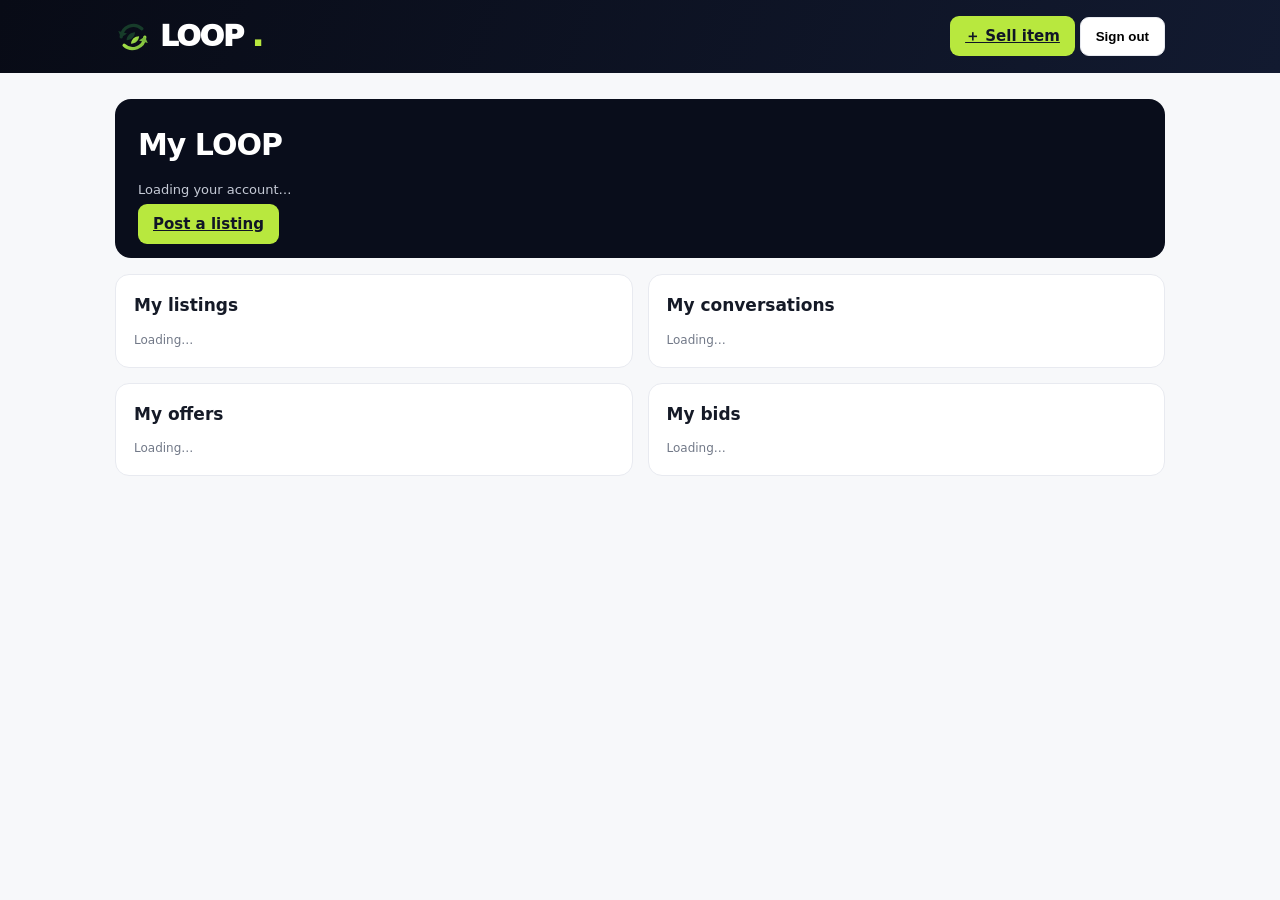
<file: account.html>
<!doctype html><html lang="en"><head><meta charset="utf-8"><meta name="viewport" content="width=device-width,initial-scale=1"><meta name="theme-color" content="#090d1b"><title>My account — LOOP</title><style>
:root{--navy:#090d1b;--lime:#b8e83e;--ink:#151a27;--muted:#727988;--line:#e8eaf0}*{box-sizing:border-box}body{margin:0;background:#f7f8fa;color:var(--ink);font:15px/1.5 Inter,system-ui,Arial,sans-serif}.wrap{width:min(1050px,calc(100% - 28px));margin:auto}.header{background:linear-gradient(110deg,#080b16,#121a30);padding:17px 0;color:white}.row{display:flex;align-items:center;justify-content:space-between;gap:12px}.brand{font-size:28px;font-weight:950;letter-spacing:-1.5px;color:white;text-decoration:none}.brand span{color:var(--lime)}.btn{border:0;border-radius:9px;padding:11px 15px;font-weight:850;cursor:pointer}.lime{background:var(--lime);color:#101526}.outline{background:#fff;border:1px solid var(--line)}main{padding:26px 0}.hero{background:var(--navy);color:white;padding:23px;border-radius:16px}.hero h1{margin:0;font-size:30px;letter-spacing:-1px}.hero p{color:#c5cad6;font-size:13px}.grid{display:grid;grid-template-columns:1fr 1fr;gap:15px;margin-top:16px}.panel{background:white;border:1px solid var(--line);border-radius:14px;padding:18px;min-width:0}.panel h2{font-size:17px;margin:0 0 12px}.muted{font-size:12px;color:var(--muted)}.item{display:flex;gap:11px;padding:12px 0;border-top:1px solid var(--line);align-items:center}.item img{width:62px;height:62px;object-fit:cover;border-radius:9px;background:#eee}.item div{flex:1;min-width:0}.item strong{display:block;font-size:13px}.item a{font-size:12px;color:#245d9b;text-decoration:none}.notice{padding:13px;border-radius:10px;background:#eff8dc;font-size:12px;margin-top:14px}.toast{position:fixed;bottom:20px;left:50%;transform:translate(-50%,140px);background:var(--navy);color:#fff;padding:12px 16px;border-radius:10px;transition:.2s}.toast.show{transform:translate(-50%,0)}@media(max-width:680px){.grid{grid-template-columns:1fr}.hero h1{font-size:25px}}
.brand{display:inline-flex;align-items:center;gap:9px}.brand .loopmark{display:inline-grid;place-items:center;flex:0 0 34px;width:34px;height:34px;border-radius:50%;background:#d7ff3f;color:#18231a!important;font-size:25px;line-height:1;letter-spacing:0}.brand>span:last-child{color:var(--lime)!important}</style><link rel="stylesheet" href="assets/loop-brand.css"><link rel="icon" type="image/svg+xml" href="assets/loop-mark.svg"></head><body><header class="header"><div class="wrap row"><a class="brand" href="index.html"><span class="loopmark" aria-hidden="true">↻</span>loop<span>.</span></a><div><a class="btn lime" href="seller.html">＋ Sell item</a> <button class="btn outline" id="signOut">Sign out</button></div></div></header><main class="wrap"><section class="hero"><h1>My LOOP</h1><p id="welcome">Loading your account…</p><div><a class="btn lime" href="seller.html">Post a listing</a></div></section><div id="notice" class="notice" hidden></div><div class="grid"><section class="panel"><h2>My listings</h2><div id="myListings" class="muted">Loading…</div></section><section class="panel"><h2>My conversations</h2><div id="myConversations" class="muted">Loading…</div></section><section class="panel"><h2>My offers</h2><div id="myOffers" class="muted">Loading…</div></section><section class="panel"><h2>My bids</h2><div id="myBids" class="muted">Loading…</div></section></div></main><div id="toast" class="toast"></div><script src="assets/config.js"></script><script type="module">
import {createClient} from 'https://esm.sh/@supabase/supabase-js@2';
const cfg=window.BECHDE_CONFIG,ready=window.BECHDE_BACKEND_ENABLED,db=ready?createClient(cfg.supabaseUrl,cfg.supabaseAnonKey,{auth:{persistSession:true,autoRefreshToken:true,detectSessionInUrl:true,storage:window.localStorage}}):null;
const $=id=>document.getElementById(id),esc=s=>String(s??'').replace(/[&<>"']/g,c=>({'&':'&amp;','<':'&lt;','>':'&gt;','"':'&quot;',"'":'&#39;'}[c])),money=n=>'₹'+(Number(n||0)/100).toLocaleString('en-IN',{maximumFractionDigits:2});
function show(id,html){$(id).innerHTML=html}
function empty(id,msg){show(id,'<p class="muted">'+esc(msg)+'</p>')}
async function run(){if(!ready){$('notice').hidden=false;$('notice').textContent='Supabase is not configured. Set assets/config.js and run the SQL migrations before using accounts.';empty('myListings','Backend not connected.');empty('myConversations','Backend not connected.');empty('myOffers','Backend not connected.');empty('myBids','Backend not connected.');return}
const {data:{user},error}=await db.auth.getUser();if(error||!user){location.href='auth.html';return}
$('welcome').textContent='Welcome to your LOOP workspace. Manage listings, conversations and offers in one place.';
const [lr,cr,or,br]=await Promise.all([
db.from('listings').select('id,title,price_paise,status,photo_urls,created_at').eq('seller_id',user.id).order('created_at',{ascending:false}).limit(30),
db.from('conversations').select('id,listing_id,buyer_id,seller_id,last_message_at').or('buyer_id.eq.'+user.id+',seller_id.eq.'+user.id).order('last_message_at',{ascending:false}).limit(30),
db.from('price_offers').select('id,listing_id,amount_paise,status,created_at').eq('buyer_id',user.id).order('created_at',{ascending:false}).limit(30),
db.from('bids').select('id,listing_id,amount_paise,created_at').eq('bidder_id',user.id).order('created_at',{ascending:false}).limit(30)
]);
if(lr.error)empty('myListings',lr.error.message);else show('myListings',lr.data.length?lr.data.map(x=>'<div class="item">'+(x.photo_urls?.[0]?'<img src="'+esc(x.photo_urls[0])+'" alt="">':'')+'<div><strong>'+esc(x.title)+'</strong><span class="muted">'+money(x.price_paise)+' · '+esc(x.status)+'</span><br><a href="product.html?id='+encodeURIComponent(x.id)+'">View listing</a></div></div>').join(''):'<p class="muted">No listings yet.</p>');
if(cr.error)empty('myConversations',cr.error.message);else show('myConversations',cr.data.length?cr.data.map(x=>'<div class="item"><div><strong>Conversation about a listing</strong><span class="muted">'+new Date(x.last_message_at).toLocaleString()+'</span><br><a href="messages.html?id='+encodeURIComponent(x.id)+'">Open chat</a></div></div>').join(''):'<p class="muted">No conversations yet.</p>');
if(or.error)empty('myOffers',or.error.message);else show('myOffers',or.data.length?or.data.map(x=>'<div class="item"><div><strong>'+money(x.amount_paise)+' offer</strong><span class="muted">'+esc(x.status)+'</span><br><a href="product.html?id='+encodeURIComponent(x.listing_id)+'">Open product</a></div></div>').join(''):'<p class="muted">No offers yet.</p>');
const ownListingIds=(lr.data||[]).map(x=>x.id);
if(ownListingIds.length){
 const {data:incoming,error:incomingError}=await db.from('price_offers').select('id,listing_id,amount_paise,status,created_at').in('listing_id',ownListingIds).order('created_at',{ascending:false}).limit(50);
 if(!incomingError&&incoming?.length){
  const section=document.createElement('section');section.innerHTML='<h3 style="font-size:13px;margin:16px 0 4px">Offers on my listings</h3><div>'+incoming.map(x=>'<div class="item"><div><strong>'+money(x.amount_paise)+' incoming offer</strong><span class="muted">'+esc(x.status)+'</span><br><a href="product.html?id='+encodeURIComponent(x.listing_id)+'">View product</a> '+(x.status==='pending'?'<button class="btn lime" data-offer="'+esc(x.id)+'" data-decision="accepted">Accept</button> <button class="btn outline" data-offer="'+esc(x.id)+'" data-decision="declined">Decline</button>':'')+'</div></div>').join('')+'</div>';
  $('myOffers').appendChild(section);
  section.querySelectorAll('[data-offer]').forEach(btn=>btn.addEventListener('click',async()=>{btn.disabled=true;const {error}=await db.rpc('respond_to_offer',{p_offer_id:btn.dataset.offer,p_decision:btn.dataset.decision});if(error){btn.disabled=false;note.textContent=error.message;$('notice').hidden=false;return}run()}));
 }
}
if(ownListingIds.length){
 const [incomingOffers,incomingBids]=await Promise.all([
  db.from('price_offers').select('listing_id,buyer_id,amount_paise,status,created_at').in('listing_id',ownListingIds).in('status',['pending','accepted']).order('created_at',{ascending:false}).limit(100),
  db.from('bids').select('listing_id,bidder_id,amount_paise,created_at').in('listing_id',ownListingIds).order('created_at',{ascending:false}).limit(100)
 ]);
 const interested=new Map();
 (incomingOffers.data||[]).forEach(x=>{const k=x.listing_id+'|'+x.buyer_id;const old=interested.get(k)||{listing_id:x.listing_id,buyer_id:x.buyer_id,offer:null,bid:null};if(!old.offer)old.offer=x.amount_paise;interested.set(k,old)});
 (incomingBids.data||[]).forEach(x=>{const k=x.listing_id+'|'+x.bidder_id;const old=interested.get(k)||{listing_id:x.listing_id,buyer_id:x.bidder_id,offer:null,bid:null};if(old.bid===null)old.bid=x.amount_paise;interested.set(k,old)});
 const people=[...interested.values()];
 if(people.length){
  const ids=[...new Set(people.map(x=>x.buyer_id))];
  const {data:profiles}=await db.from('public_seller_profiles').select('id,display_name').in('id',ids);
  const names={};(profiles||[]).forEach(p=>names[p.id]=p.display_name);
  const listingNames={};(lr.data||[]).forEach(l=>listingNames[l.id]=l.title);
  const section=document.createElement('section');section.className='panel';section.style.marginTop='16px';
  section.innerHTML='<h2>Interested buyers · you contact first</h2><p class="muted">Buyers appear here after making an offer or bid. Only you, as the seller, can start the chat.</p>'+people.map((x,i)=>'<div class="item"><div><strong>'+esc(names[x.buyer_id]||'Interested buyer')+'</strong><span class="muted">'+esc(listingNames[x.listing_id]||'Your listing')+' · '+(x.offer!==null?'Offer '+money(x.offer):'')+(x.offer!==null&&x.bid!==null?' · ':'')+(x.bid!==null?'Bid '+money(x.bid):'')+'</span><br><button class="btn lime" data-contact="'+i+'">Contact buyer →</button></div></div>').join('');
  $('myConversations').closest('.panel').after(section);
  section.querySelectorAll('[data-contact]').forEach(btn=>btn.addEventListener('click',async()=>{const x=people[Number(btn.dataset.contact)];btn.disabled=true;btn.textContent='Opening chat…';const {data,error}=await db.rpc('seller_contact_interested_buyer',{p_listing_id:x.listing_id,p_buyer_id:x.buyer_id});if(error){btn.disabled=false;btn.textContent='Contact buyer →';$('notice').hidden=false;$('notice').textContent=error.message;return}location.href='messages.html?id='+encodeURIComponent(data)}));
 }
}
if(br.error)empty('myBids',br.error.message);else show('myBids',br.data.length?br.data.map(x=>'<div class="item"><div><strong>'+money(x.amount_paise)+' bid</strong><span class="muted">'+new Date(x.created_at).toLocaleString()+'</span><br><a href="product.html?id='+encodeURIComponent(x.listing_id)+'">Open product</a></div></div>').join(''):'<p class="muted">No bids yet.</p>');
}
$('signOut').addEventListener('click',async()=>{if(db)await db.auth.signOut();location.href='index.html'});run();
</script></body></html>
</file>
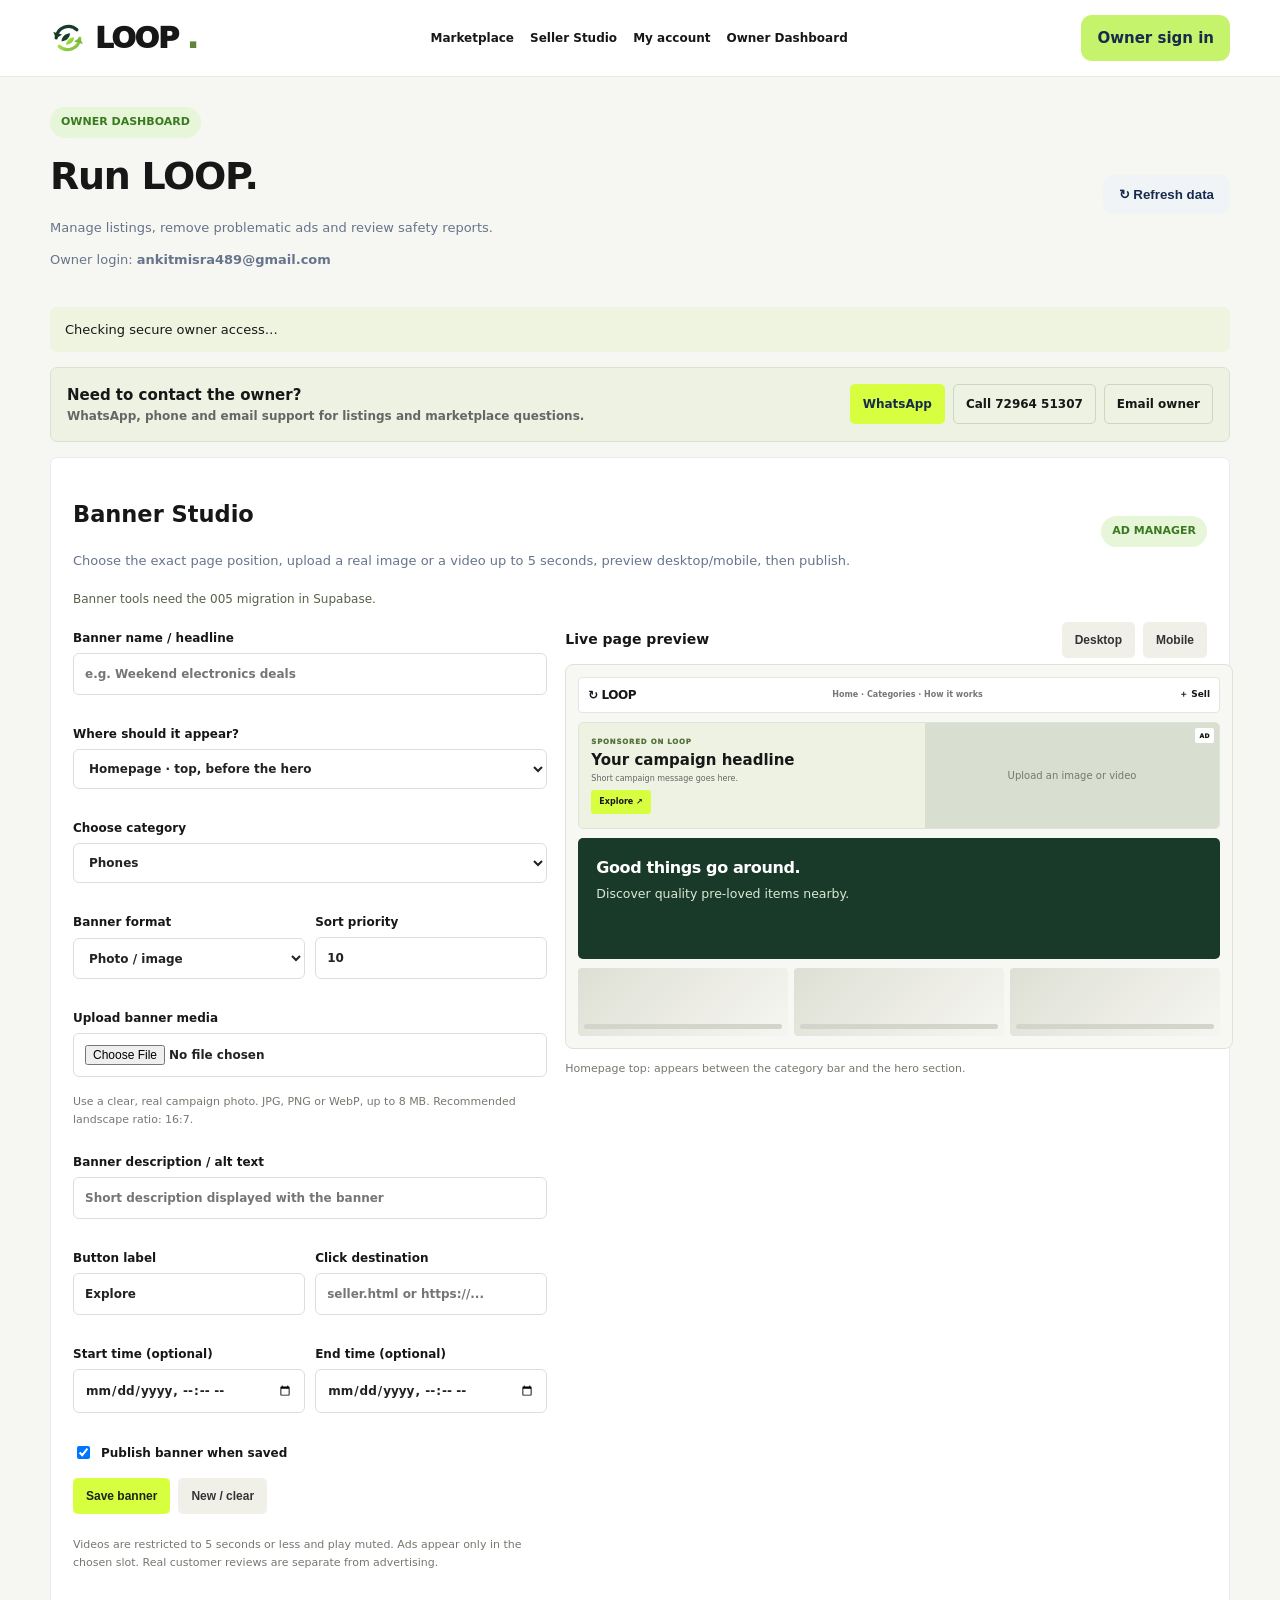
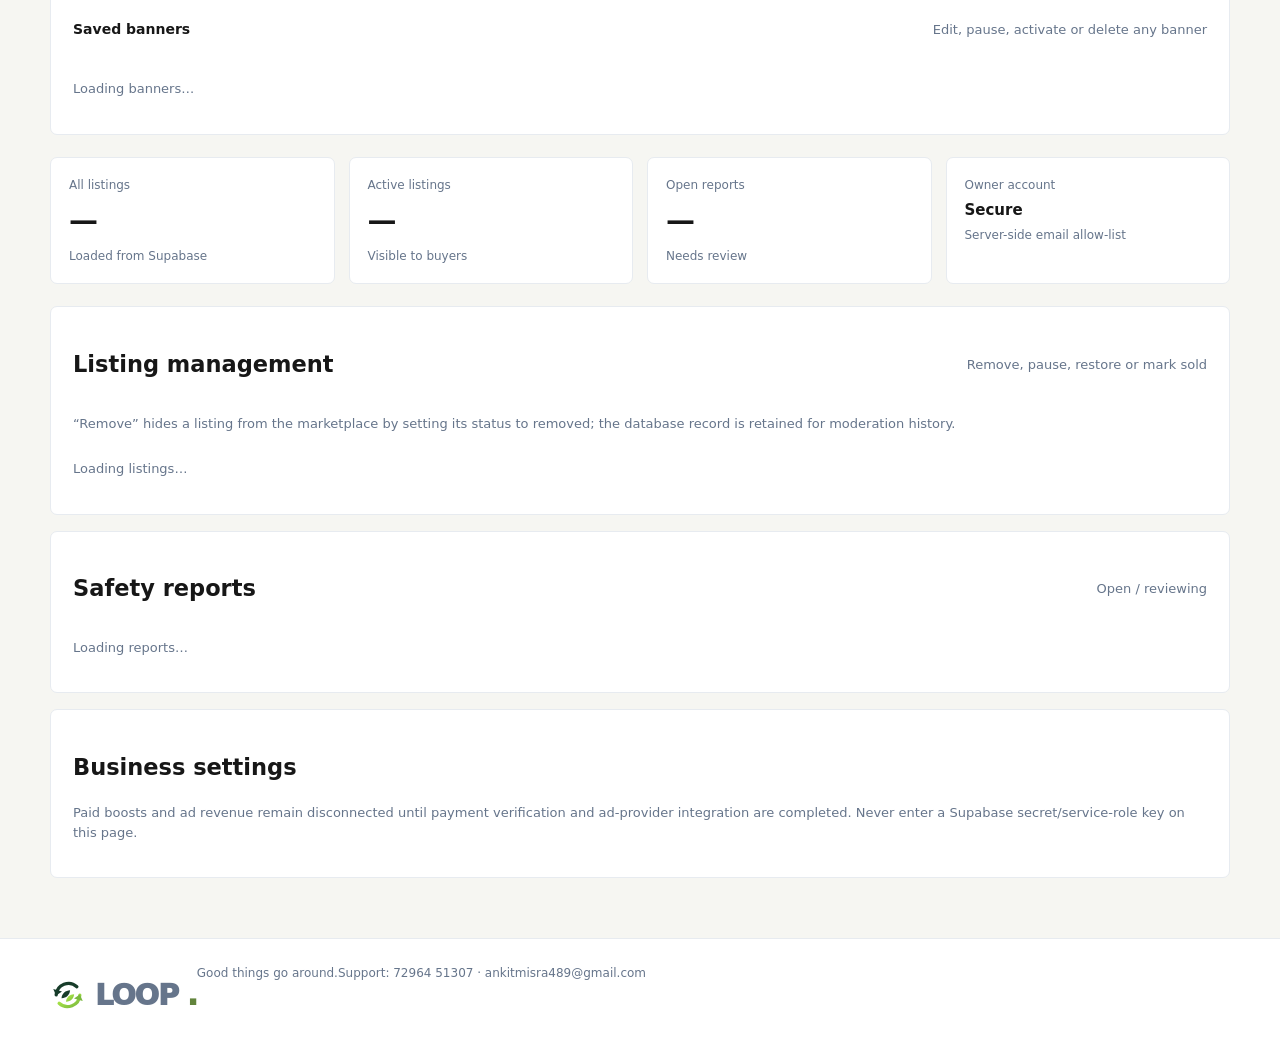
<file: admin.html>
<!doctype html>
<html lang="en"><head><meta charset="utf-8"><meta name="viewport" content="width=device-width,initial-scale=1"><meta name="theme-color" content="#14251c"><title>LOOP Owner Dashboard</title><link rel="stylesheet" href="app.css"><style>
:root{--lime:#d7ff3f;--ink:#171717;--muted:#777;--line:#e8e8e4}body{background:#f6f6f2;color:var(--ink)}.adminhead{background:#fff;border-bottom:1px solid var(--line)}.adminhead .row{max-width:1180px;width:calc(100% - 32px);margin:auto;min-height:76px;display:flex;align-items:center;justify-content:space-between;gap:15px}.brand{font-size:29px;font-weight:950;letter-spacing:-1.5px;text-decoration:none;color:var(--ink);display:inline-flex;align-items:center;gap:9px}.loopmark{display:inline-grid;place-items:center;width:34px;height:34px;border-radius:50%;background:var(--lime);color:#18231a;font-size:25px;line-height:1}.brand>span:last-child{color:#5f7c37}.adminnav{display:flex;gap:16px;flex-wrap:wrap;font-size:12px;font-weight:800}.adminnav a{text-decoration:none}.container{max-width:1180px}.notice{border-radius:7px;padding:13px 15px;background:#eef4df;margin:14px 0;font-size:13px}.stats .stat,.panel{border-radius:7px}.owner-contact{display:flex;align-items:center;justify-content:space-between;gap:12px;flex-wrap:wrap;background:#edf2e3;border:1px solid #dbe3cf;padding:16px;margin:15px 0;border-radius:7px}.contact-actions{display:flex;gap:8px;flex-wrap:wrap}.contact-actions a{font-size:12px;font-weight:850;text-decoration:none;padding:10px 12px;border:1px solid #cfd5c3;border-radius:5px}.contact-actions .primary{background:var(--lime);border-color:var(--lime)}.listing-table{display:grid;gap:9px}.listing-row{display:grid;grid-template-columns:70px minmax(0,1fr) auto;gap:13px;align-items:center;border:1px solid var(--line);border-radius:7px;padding:11px;background:#fff}.listing-row img{width:70px;height:64px;object-fit:cover;border-radius:4px;background:#eee}.listing-title{font-weight:800;font-size:13px}.listing-meta{font-size:11px;color:var(--muted);margin-top:4px}.statuspill{display:inline-block;margin-top:5px;background:#eff3e6;color:#485c2d;padding:4px 7px;border-radius:3px;font-size:10px;font-weight:900;text-transform:uppercase}.listing-actions{display:flex;gap:6px;flex-wrap:wrap;justify-content:flex-end}.smallbtn{border:1px solid #ddd;background:#fff;color:#222;padding:8px 9px;border-radius:4px;font-size:11px;font-weight:800;cursor:pointer}.smallbtn.danger{background:#fff1ef;color:#9b3329;border-color:#f1d2ce}.smallbtn:disabled{opacity:.5}.section-title{display:flex;justify-content:space-between;align-items:center;gap:10px}.support-note{color:#666;font-size:12px}.footer{margin-top:30px}@media(max-width:760px){.adminhead .row{align-items:flex-start;padding:14px 0;flex-direction:column}.listing-row{grid-template-columns:56px minmax(0,1fr)}.listing-row img{width:56px;height:56px}.listing-actions{grid-column:1/-1;justify-content:flex-start}.stats{grid-template-columns:repeat(2,1fr)}}

.banner-studio-grid{display:grid;grid-template-columns:minmax(280px,.85fr) minmax(320px,1.15fr);gap:18px;align-items:start}.banner-form{display:grid;gap:11px}.banner-form label{display:grid;gap:6px;font-size:12px;font-weight:850}.banner-form input,.banner-form select,.banner-form textarea{width:100%;box-sizing:border-box;border:1px solid #deded8;border-radius:6px;padding:11px;background:#fff;font:inherit;color:#222}.banner-form input[type=checkbox]{width:auto}.form-two{display:grid;grid-template-columns:1fr 1fr;gap:10px}.banner-help{font-size:11px;color:#76786f;line-height:1.6}.form-actions{display:flex;gap:8px;flex-wrap:wrap}.form-actions button{border:0;border-radius:5px;padding:11px 13px;font-size:12px;font-weight:900;cursor:pointer}.form-actions .save-banner{background:#d7ff3f;color:#17251c}.form-actions .reset-banner{background:#f0f0e9;color:#333}.banner-preview-frame{border:1px solid #dfe2d7;border-radius:8px;padding:12px;background:#f7f8f3;overflow:hidden;transition:width .18s;max-width:100%;margin:auto}.banner-preview-frame[data-device=mobile]{width:330px}.banner-preview-frame[data-device=desktop]{width:100%}.preview-browser{display:flex;align-items:center;justify-content:space-between;gap:8px;padding:8px 9px;background:#fff;border:1px solid #e5e6df;border-radius:4px;font-size:9px;font-weight:900}.preview-browser b{font-size:12px;letter-spacing:-.5px}.preview-browser small{font-size:8px;color:#777}.preview-stage{display:flex;flex-direction:column;gap:9px;padding-top:9px}.preview-hero{order:2;background:#193a29;color:#fff;border-radius:5px;padding:18px;min-height:85px}.preview-hero b{font-size:16px;letter-spacing:-.4px}.preview-hero small{display:block;color:#dce8d5;margin-top:5px}.preview-category-title{display:none;order:2;padding:10px 3px;font-size:13px;font-weight:900}.preview-products{order:4;display:grid;grid-template-columns:repeat(3,minmax(0,1fr));gap:6px}.preview-product{height:68px;background:linear-gradient(135deg,#dedfd4,#f6f6f1);border-radius:4px;position:relative}.preview-product:after{content:"";position:absolute;left:6px;right:6px;bottom:7px;height:5px;border-radius:3px;background:#d2d5cb}.preview-ad-card{order:1;display:grid;grid-template-columns:1fr .85fr;min-height:105px;overflow:hidden;border-radius:5px;background:#edf2e3;position:relative;border:1px solid #dfe5d3}.preview-ad-copy{padding:14px 12px;display:flex;flex-direction:column;justify-content:center;align-items:flex-start;gap:5px;min-width:0}.preview-ad-copy .tinyad{font-size:7px;letter-spacing:.8px;font-weight:950;color:#55713a}.preview-ad-copy h3{font-size:15px;line-height:1.06;margin:0;overflow-wrap:anywhere}.preview-ad-copy p{font-size:8px;color:#666;margin:0;overflow-wrap:anywhere}.preview-ad-copy .preview-cta{background:#d7ff3f;padding:6px 8px;border-radius:3px;font-size:8px;font-weight:900}.preview-ad-media{background:#d9dfd0;min-height:105px;display:grid;place-items:center;color:#72796a;font-size:10px;overflow:hidden}.preview-ad-media img,.preview-ad-media video{display:block;width:100%;height:100%;min-height:105px;object-fit:cover}.preview-ad-card .sponsored-tag{position:absolute;right:5px;top:5px;background:#fff;border-radius:2px;padding:3px 4px;font-size:6px;letter-spacing:.5px;font-weight:950}.banner-preview-frame[data-placement=home_top] .preview-hero{order:2}.banner-preview-frame[data-placement=home_top] .preview-ad-card{order:1}.banner-preview-frame[data-placement=home_middle] .preview-hero{order:1}.banner-preview-frame[data-placement=home_middle] .preview-products{order:2}.banner-preview-frame[data-placement=home_middle] .preview-ad-card{order:3}.banner-preview-frame[data-placement=category_banner] .preview-hero{display:none}.banner-preview-frame[data-placement=category_banner] .preview-category-title{display:block;order:1}.banner-preview-frame[data-placement=category_banner] .preview-ad-card{order:2}.banner-preview-frame[data-placement=category_banner] .preview-products{order:3}.banner-list{display:grid;gap:9px;margin-top:12px}.banner-list-row{display:grid;grid-template-columns:84px minmax(0,1fr) auto;gap:12px;align-items:center;border:1px solid #e8e8e2;border-radius:6px;padding:10px}.banner-list-row img,.banner-list-row video{width:84px;height:61px;object-fit:cover;border-radius:4px;background:#f0f0ea}.banner-list-row strong{font-size:12px}.banner-list-row small{display:block;color:#777;font-size:10px;margin-top:4px}.banner-list-actions{display:flex;gap:5px;flex-wrap:wrap;justify-content:flex-end}.banner-list-actions button{border:1px solid #ddd;background:#fff;border-radius:4px;padding:7px 8px;font-weight:850;font-size:10px;cursor:pointer}.banner-list-actions .delete{background:#fff1ef;border-color:#eed0cb;color:#9d342b}.banner-status{font-size:12px;color:#566147;margin:7px 0}.banner-status.error{color:#9d342b}.owner-contact{font-weight:600}
@media(max-width:840px){.banner-studio-grid{grid-template-columns:1fr}.banner-preview-frame[data-device=desktop]{width:100%}.banner-list-row{grid-template-columns:64px minmax(0,1fr)}.banner-list-row img,.banner-list-row video{width:64px;height:54px}.banner-list-actions{grid-column:1/-1;justify-content:flex-start}}
</style><link rel="stylesheet" href="assets/loop-brand.css"><link rel="icon" type="image/svg+xml" href="assets/loop-mark.svg"></head><body><header class="adminhead"><div class="row"><a class="brand" href="index.html"><span class="loopmark" aria-hidden="true">↻</span>loop<span>.</span></a><nav class="adminnav"><a href="index.html">Marketplace</a><a href="seller.html">Seller Studio</a><a href="account.html">My account</a><a href="admin.html">Owner Dashboard</a></nav><a href="auth.html?next=admin.html" class="btn primary">Owner sign in</a></div></header>
<main class="container"><div class="pagehead"><div><span class="pill">OWNER DASHBOARD</span><h1>Run LOOP.</h1><p class="muted">Manage listings, remove problematic ads and review safety reports.</p><p class="muted">Owner login: <strong>ankitmisra489@gmail.com</strong></p></div><button class="btn secondary" id="refreshAdmin">↻ Refresh data</button></div>
<div id="adminNotice" class="notice" role="status">Checking secure owner access…</div>
<section class="owner-contact"><div><strong>Need to contact the owner?</strong><div class="support-note">WhatsApp, phone and email support for listings and marketplace questions.</div></div><div class="contact-actions"><a class="primary" href="https://wa.me/917296451307?text=Hi%20LOOP%20support%2C%20I%20need%20help%20with%20a%20listing%20or%20deal." target="_blank" rel="noopener">WhatsApp</a><a href="tel:+917296451307">Call 72964 51307</a><a href="mailto:ankitmisra489@gmail.com">Email owner</a></div></section>

<section class="panel" id="bannerStudio">
 <div class="section-title"><div><h2>Banner Studio</h2><p class="muted">Choose the exact page position, upload a real image or a video up to 5 seconds, preview desktop/mobile, then publish.</p></div><span class="pill">AD MANAGER</span></div>
 <div id="bannerStatus" class="banner-status" role="status">Banner tools need the 005 migration in Supabase.</div>
 <div class="banner-studio-grid">
  <form class="banner-form" id="bannerForm">
   <label>Banner name / headline<input id="bannerTitle" maxlength="100" required placeholder="e.g. Weekend electronics deals"></label>
   <label>Where should it appear?
    <select id="bannerPlacement"><option value="home_top">Homepage · top, before the hero</option><option value="home_middle">Homepage · after listings</option><option value="category_banner">Specific category · above listings</option></select>
   </label>
   <label id="bannerCategoryWrap" hidden>Choose category
    <select id="bannerCategory"><option value="phones">Phones</option><option value="home">Home & Office</option><option value="laptops">Laptops</option><option value="electronics">Electronics</option><option value="fashion">Fashion</option><option value="toys">Toys & Hobbies</option><option value="other">Other</option></select>
   </label>
   <div class="form-two">
    <label>Banner format<select id="bannerType"><option value="image">Photo / image</option><option value="video">Video (max 5 sec)</option></select></label>
    <label>Sort priority<input id="bannerOrder" type="number" min="0" max="999" value="10"></label>
   </div>
   <label>Upload banner media<input id="bannerFile" type="file" accept="image/jpeg,image/png,image/webp"></label>
   <div id="bannerMediaHelp" class="banner-help">Use a clear, real campaign photo. JPG, PNG or WebP, up to 8 MB. Recommended landscape ratio: 16:7.</div>
   <label>Banner description / alt text<input id="bannerAlt" maxlength="250" placeholder="Short description displayed with the banner"></label>
   <div class="form-two">
    <label>Button label<input id="bannerButton" maxlength="30" value="Explore"></label>
    <label>Click destination<input id="bannerTarget" maxlength="1000" placeholder="seller.html or https://..."></label>
   </div>
   <div class="form-two">
    <label>Start time (optional)<input id="bannerStart" type="datetime-local"></label>
    <label>End time (optional)<input id="bannerEnd" type="datetime-local"></label>
   </div>
   <label style="display:flex;align-items:center;gap:8px"><input id="bannerActive" type="checkbox" checked> Publish banner when saved</label>
   <div class="form-actions"><button type="submit" class="save-banner" id="saveBanner">Save banner</button><button type="button" class="reset-banner" id="resetBanner">New / clear</button></div>
   <p class="banner-help">Videos are restricted to 5 seconds or less and play muted. Ads appear only in the chosen slot. Real customer reviews are separate from advertising.</p>
  </form>
  <div>
   <div class="section-title"><h3 style="font-size:14px">Live page preview</h3><div class="form-actions"><button type="button" class="reset-banner" data-preview-device="desktop">Desktop</button><button type="button" class="reset-banner" data-preview-device="mobile">Mobile</button></div></div>
   <div id="bannerPreviewFrame" class="banner-preview-frame" data-device="desktop" data-placement="home_top">
    <div class="preview-browser"><b>↻ LOOP</b><small>Home · Categories · How it works</small><span>＋ Sell</span></div>
    <div class="preview-stage">
     <div id="previewHero" class="preview-hero"><b>Good things go around.</b><small>Discover quality pre-loved items nearby.</small></div>
     <div id="previewCategoryTitle" class="preview-category-title">Phones & Electronics</div>
     <div id="previewProducts" class="preview-products"><span class="preview-product"></span><span class="preview-product"></span><span class="preview-product"></span></div>
     <div id="previewBannerCard" class="preview-ad-card"><div class="preview-ad-copy"><span class="tinyad">SPONSORED ON LOOP</span><h3 id="previewBannerTitle">Your campaign headline</h3><p id="previewBannerDesc">Short campaign message goes here.</p><span id="previewBannerButton" class="preview-cta">Explore ↗</span></div><div class="preview-ad-media" id="previewBannerMedia">Upload an image or video</div><span class="sponsored-tag">AD</span></div>
    </div>
   </div>
   <p id="previewPlacementNote" class="banner-help">Homepage top: appears between the category bar and the hero section.</p>
  </div>
 </div>
 <div class="section-title" style="margin-top:23px"><h3 style="font-size:14px">Saved banners</h3><span class="muted">Edit, pause, activate or delete any banner</span></div>
 <div id="bannerList" class="banner-list"><p class="muted">Loading banners…</p></div>
</section>
<div class="stats"><div class="stat"><span>All listings</span><strong id="listingCount">—</strong><small>Loaded from Supabase</small></div><div class="stat"><span>Active listings</span><strong id="activeCount">—</strong><small>Visible to buyers</small></div><div class="stat"><span>Open reports</span><strong id="reportedCount">—</strong><small>Needs review</small></div><div class="stat"><span>Owner account</span><strong style="font-size:15px">Secure</strong><small>Server-side email allow-list</small></div></div>
<section class="panel"><div class="section-title"><h2>Listing management</h2><span class="muted">Remove, pause, restore or mark sold</span></div><p class="muted">“Remove” hides a listing from the marketplace by setting its status to removed; the database record is retained for moderation history.</p><div id="adminListings" class="listing-table"><p class="muted">Loading listings…</p></div></section>
<section class="panel"><div class="section-title"><h2>Safety reports</h2><span class="muted">Open / reviewing</span></div><div id="adminReports" class="simple-list"><p class="muted">Loading reports…</p></div></section>
<section class="panel"><h2>Business settings</h2><p class="muted">Paid boosts and ad revenue remain disconnected until payment verification and ad-provider integration are completed. Never enter a Supabase secret/service-role key on this page.</p></section></main>
<footer class="footer"><div class="footrow"><a class="brand" href="index.html"><span class="loopmark" aria-hidden="true">↻</span>loop<span>.</span></a><span>Good things go around.</span><span>Support: 72964 51307 · ankitmisra489@gmail.com</span></div></footer><script src="assets/config.js"></script><script type="module" src="assets/admin.js"></script></body></html>
</file>
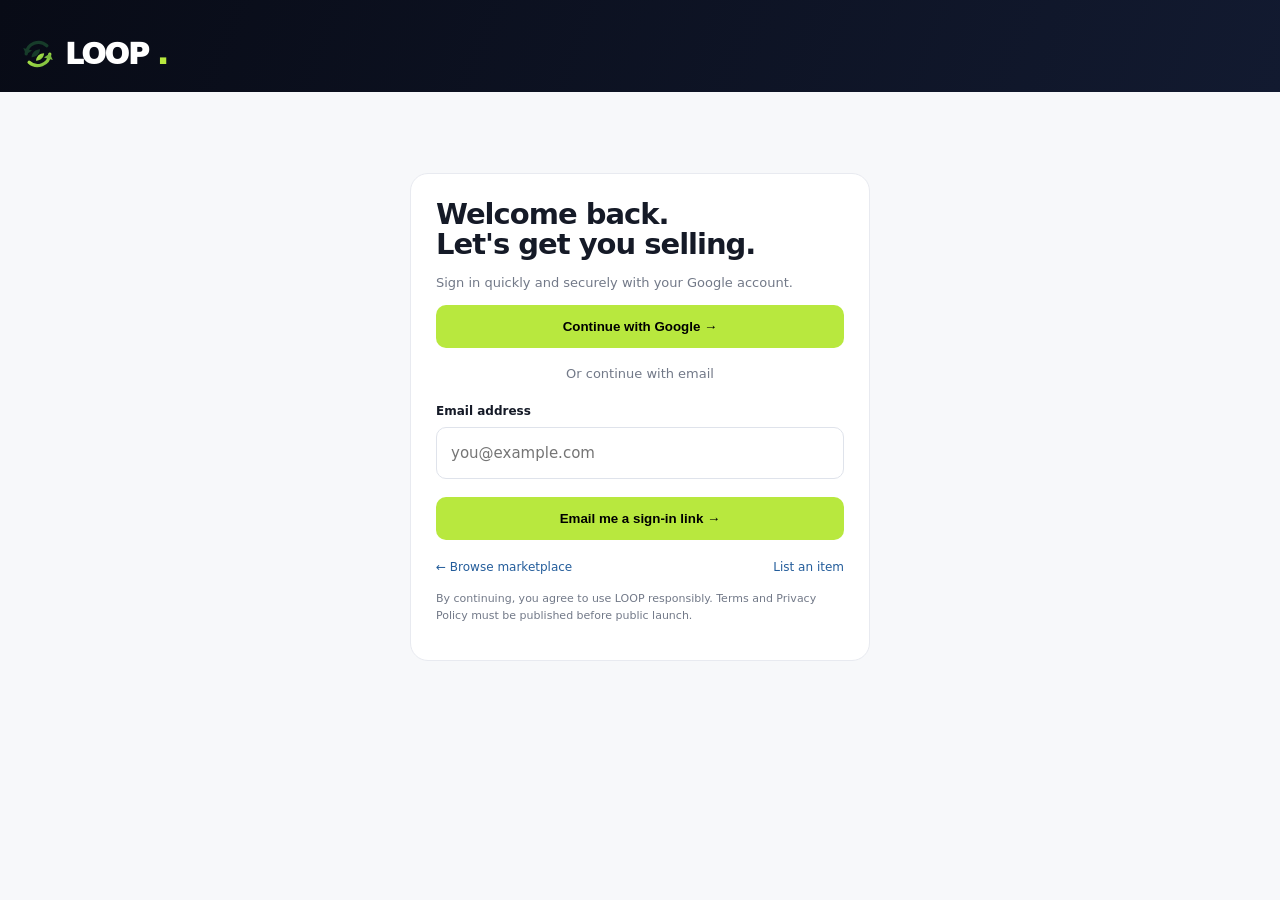
<file: auth.html>
<!doctype html>
<html lang="en"><head><meta charset="utf-8"><meta name="viewport" content="width=device-width,initial-scale=1"><meta name="theme-color" content="#090d1b"><title>Sign in — LOOP</title><style>
:root{--navy:#090d1b;--lime:#b8e83e;--ink:#151a27;--muted:#727988;--line:#e8eaf0}*{box-sizing:border-box}body{margin:0;background:#f7f8fa;color:var(--ink);font:15px/1.5 Inter,system-ui,Arial,sans-serif}.wrap{width:min(460px,calc(100% - 28px));margin:9vh auto}.brand{font-size:29px;font-weight:950;letter-spacing:-1.5px;color:#fff;text-decoration:none}.brand span{color:var(--lime)}header{background:linear-gradient(110deg,#080b16,#121a30);padding:20px}.card{background:white;border:1px solid var(--line);border-radius:18px;padding:25px;margin-top:22px}.card h1{font-size:29px;line-height:1.05;letter-spacing:-1px;margin:0 0 8px}.muted{color:var(--muted);font-size:13px}.field{margin:18px 0}.field label{display:block;font-size:12px;font-weight:800;margin-bottom:7px}.field input{width:100%;border:1px solid #dfe3eb;border-radius:10px;padding:14px;font:inherit}.btn{border:0;border-radius:10px;padding:14px;font-weight:900;cursor:pointer;width:100%;background:var(--lime)}.notice{display:none;margin-top:14px;background:#eff8dc;border-radius:10px;padding:13px;font-size:12px;overflow-wrap:anywhere}.notice.error{background:#fff0ed;color:#8b2e1d}.links{display:flex;justify-content:space-between;margin-top:18px;font-size:12px}.links a{color:#245d9b;text-decoration:none}.small{font-size:11px;color:var(--muted);margin-top:15px}
.brand{display:inline-flex;align-items:center;gap:9px}.brand .loopmark{display:inline-grid;place-items:center;flex:0 0 34px;width:34px;height:34px;border-radius:50%;background:#d7ff3f;color:#18231a!important;font-size:25px;font-weight:900;line-height:1;letter-spacing:0}.brand>span:last-child{color:var(--lime)!important}</style><link rel="stylesheet" href="assets/loop-brand.css"><link rel="icon" type="image/svg+xml" href="assets/loop-mark.svg"></head><body class="loop-auth"><header><a class="brand" href="index.html"><span class="loopmark" aria-hidden="true">↻</span>loop<span>.</span></a></header><main class="wrap"><section class="card"><h1>Welcome back.<br>Let's get you selling.</h1><p class="muted">Sign in quickly and securely with your Google account.</p><button class="btn" id="googleBtn" type="button">Continue with Google →</button><p class="muted" style="text-align:center;margin:16px 0 4px">Or continue with email</p><form id="authForm"><div class="field"><label for="email">Email address</label><input id="email" type="email" autocomplete="email" required placeholder="you@example.com"></div><button class="btn" type="submit">Email me a sign-in link →</button></form><div id="notice" class="notice" role="status" aria-live="polite"></div><div class="links"><a href="index.html">← Browse marketplace</a><a href="seller.html">List an item</a></div><p class="small">By continuing, you agree to use LOOP responsibly. Terms and Privacy Policy must be published before public launch.</p></section></main><script src="assets/config.js"></script><script type="module">
import { createClient } from 'https://esm.sh/@supabase/supabase-js@2';
const form=document.getElementById('authForm'),notice=document.getElementById('notice'),googleBtn=document.getElementById('googleBtn');
const params=new URLSearchParams(location.search),requested=params.get('next');
const allowedNext=['admin.html','account.html','seller.html','index.html'];
const nextPage=allowedNext.includes(requested)?requested:'account.html';
const redirectUrl='https://an420kit.github.io/bech-de-2.0/'+nextPage;
const emailInput=document.getElementById('email');
if(nextPage==='admin.html'){emailInput.value='ankitmisra489@gmail.com';document.querySelector('.card .muted').textContent='Owner access: sign in with ankitmisra489@gmail.com.';}
googleBtn.addEventListener('click',async()=>{
 notice.className='notice';notice.style.display='block';
 if(!window.BECHDE_BACKEND_ENABLED){notice.classList.add('error');notice.textContent='Backend not configured yet. Configure Supabase in assets/config.js first.';return;}
 googleBtn.disabled=true;googleBtn.textContent='Connecting to Google…';
 const client=createClient(window.BECHDE_CONFIG.supabaseUrl,window.BECHDE_CONFIG.supabaseAnonKey,{auth:{persistSession:true,autoRefreshToken:true,detectSessionInUrl:true,storage:window.localStorage}});
 const {error}=await client.auth.signInWithOAuth({provider:'google',options:{redirectTo:redirectUrl}});
 if(error){notice.classList.add('error');notice.textContent=error.message;googleBtn.disabled=false;googleBtn.textContent='Continue with Google →';}
});
form.addEventListener('submit',async e=>{e.preventDefault();notice.className='notice';notice.style.display='block';if(!window.BECHDE_BACKEND_ENABLED){notice.classList.add('error');notice.textContent='Backend not configured yet. Add your Supabase project URL and publishable/anon key in assets/config.js, then run the SQL migrations in Supabase.';return;}const client=createClient(window.BECHDE_CONFIG.supabaseUrl,window.BECHDE_CONFIG.supabaseAnonKey,{auth:{persistSession:true,autoRefreshToken:true,detectSessionInUrl:true,storage:window.localStorage}});const email=document.getElementById('email').value.trim();const {error}=await client.auth.signInWithOtp({email,options:{emailRedirectTo:redirectUrl}});if(error){notice.classList.add('error');notice.textContent=error.message;return;}notice.textContent='Check your email for the secure sign-in link. You can return to this tab after opening it.';});
</script></body></html>
</file>
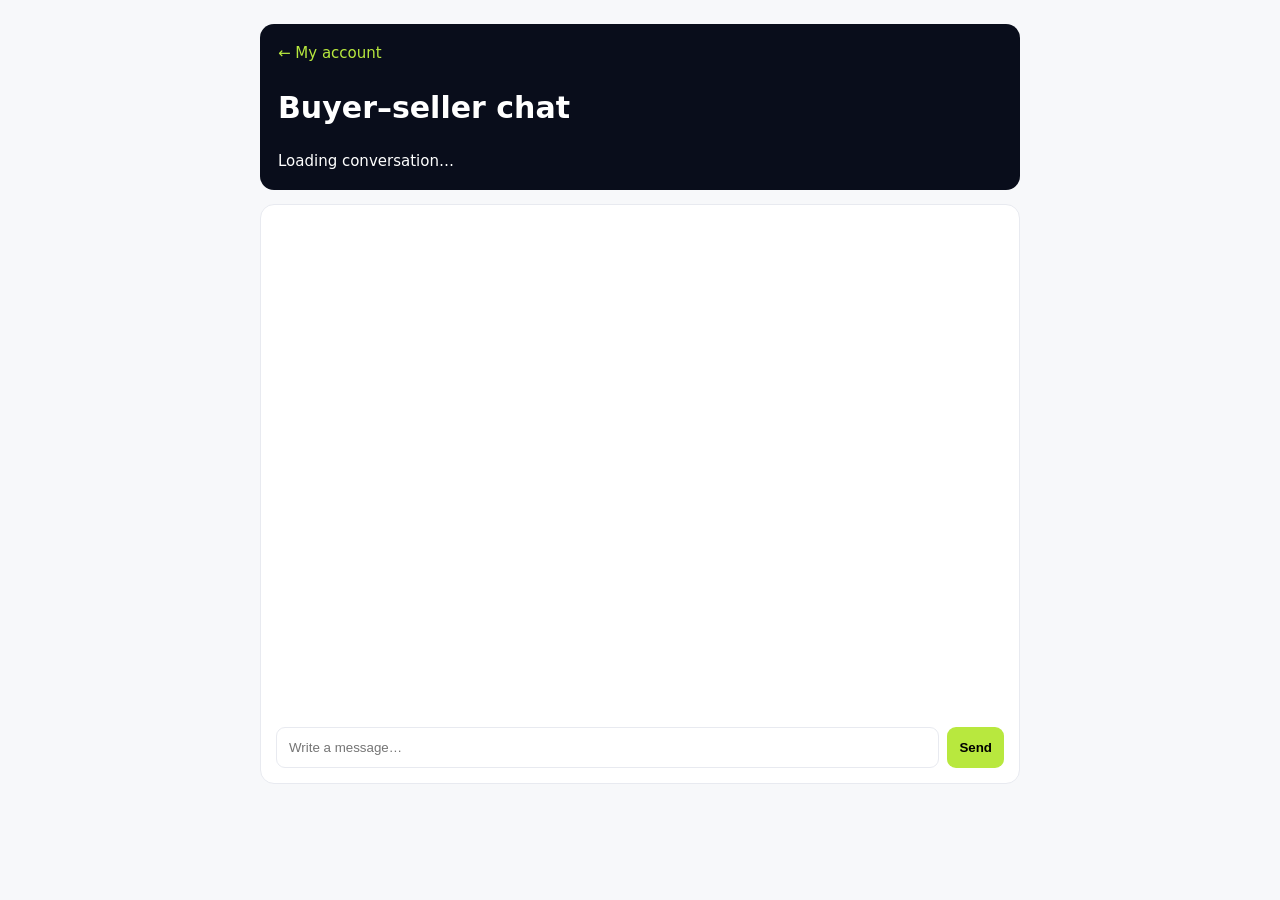
<file: messages.html>
<!doctype html><html lang="en"><head><meta charset="utf-8"><meta name="viewport" content="width=device-width,initial-scale=1"><meta name="theme-color" content="#090d1b"><title>Messages — LOOP</title><style>
:root{--navy:#090d1b;--lime:#b8e83e;--ink:#151a27;--muted:#727988;--line:#e8eaf0}*{box-sizing:border-box}body{margin:0;background:#f7f8fa;color:var(--ink);font:15px/1.5 Inter,system-ui,Arial,sans-serif}.wrap{width:min(760px,calc(100% - 24px));margin:24px auto}.head{background:var(--navy);color:white;padding:18px;border-radius:14px}.head a{color:var(--lime);text-decoration:none}.chat{background:#fff;border:1px solid var(--line);border-radius:14px;margin-top:14px;padding:15px}.messages{height:min(55vh,520px);overflow:auto;display:flex;flex-direction:column;gap:9px}.msg{max-width:85%;background:#f0f2f5;border-radius:12px;padding:10px 12px;font-size:13px;overflow-wrap:anywhere}.msg.mine{align-self:flex-end;background:#e8f6c8}.msg small{display:block;color:var(--muted);font-size:10px;margin-top:4px}.send{display:flex;gap:8px;margin-top:12px}.send input{flex:1;min-width:0;border:1px solid var(--line);border-radius:9px;padding:12px}.send button{border:0;background:var(--lime);border-radius:9px;padding:12px;font-weight:900}.notice{padding:12px;background:#eff8dc;border-radius:9px;font-size:12px;margin-top:10px}
.chat-brand{display:flex;align-items:center;justify-content:space-between;gap:12px}.chat-brand .brand{color:#fff;text-decoration:none;font-size:26px;font-weight:900}.brand{display:inline-flex;align-items:center;gap:9px}.brand .loopmark{display:inline-grid;place-items:center;flex:0 0 34px;width:34px;height:34px;border-radius:50%;background:#d7ff3f;color:#18231a!important;font-size:25px;font-weight:900;line-height:1;letter-spacing:0}.brand>span:last-child{color:#d7ff3f!important}</style><link rel="stylesheet" href="assets/loop-brand.css"><link rel="icon" type="image/svg+xml" href="assets/loop-mark.svg"></head><body><main class="wrap"><header class="head"><a href="account.html">← My account</a><h1>Buyer–seller chat</h1><div id="title">Loading conversation…</div></header><section class="chat"><div id="messages" class="messages"></div><form id="sendForm" class="send"><input id="body" maxlength="4000" required placeholder="Write a message…" autocomplete="off"><button>Send</button></form><div id="notice" class="notice" hidden></div></section></main><script src="assets/config.js"></script><script type="module">
import {createClient} from 'https://esm.sh/@supabase/supabase-js@2';
const cfg=window.BECHDE_CONFIG,ready=window.BECHDE_BACKEND_ENABLED,db=ready?createClient(cfg.supabaseUrl,cfg.supabaseAnonKey,{auth:{persistSession:true,autoRefreshToken:true,detectSessionInUrl:true,storage:window.localStorage}}):null;
const $=id=>document.getElementById(id),id=new URLSearchParams(location.search).get('id');let current=null,refreshing=false,lastMessageIds='',pollTimer=null;
const esc=s=>String(s??'').replace(/[&<>"']/g,c=>({'&':'&amp;','<':'&lt;','>':'&gt;','"':'&quot;',"'":'&#39;'}[c]));
function note(t){$('notice').hidden=false;$('notice').textContent=t}
async function load(){if(!ready){note('Supabase is not configured.');return}const {data:{user}}=await db.auth.getUser();if(!user){location.href='auth.html';return}current=user;if(!id){note('Missing conversation ID.');return}
const {data:conv,error}=await db.from('conversations').select('id,listing_id,buyer_id,seller_id').eq('id',id).maybeSingle();if(error||!conv){note(error?.message||'Conversation not found.');return}
const {data:listing}=await db.from('listings').select('title').eq('id',conv.listing_id).maybeSingle();$('title').textContent=listing?.title||'Listing conversation';await refresh();\n// Realtime for instant updates, with polling fallback in case Realtime is unavailable/not enabled.\ndb.channel('messages-'+id).on('postgres_changes',{event:'INSERT',schema:'public',table:'messages',filter:'conversation_id=eq.'+id},()=>refresh()).subscribe();\npollTimer=setInterval(()=>refresh(),2000);\nwindow.addEventListener('focus',refresh);document.addEventListener('visibilitychange',()=>{if(!document.hidden)refresh()});
}
async function refresh(){if(refreshing||!db||!current||!id)return;refreshing=true;try{const box=$('messages'),nearBottom=box.scrollHeight-box.scrollTop-box.clientHeight<70;const {data,error}=await db.from('messages').select('id,sender_id,body,created_at').eq('conversation_id',id).order('created_at',{ascending:true}).limit(300);if(error){note(error.message);return}const rows=data||[],signature=rows.map(m=>m.id).join(',');if(signature!==lastMessageIds){box.innerHTML=rows.map(m=>'<div class="msg '+(m.sender_id===current.id?'mine':'')+'">'+esc(m.body)+'<small>'+new Date(m.created_at).toLocaleString()+'</small></div>').join('');lastMessageIds=signature;if(nearBottom||!box.scrollTop)box.scrollTop=box.scrollHeight}}finally{refreshing=false}}
$('sendForm').addEventListener('submit',async e=>{e.preventDefault();const body=$('body').value.trim();if(!body||!current)return;const {error}=await db.from('messages').insert({conversation_id:id,sender_id:current.id,body});if(error)note(error.message);else{$('body').value='';await refresh()}});
load();
</script></body></html>
</file>
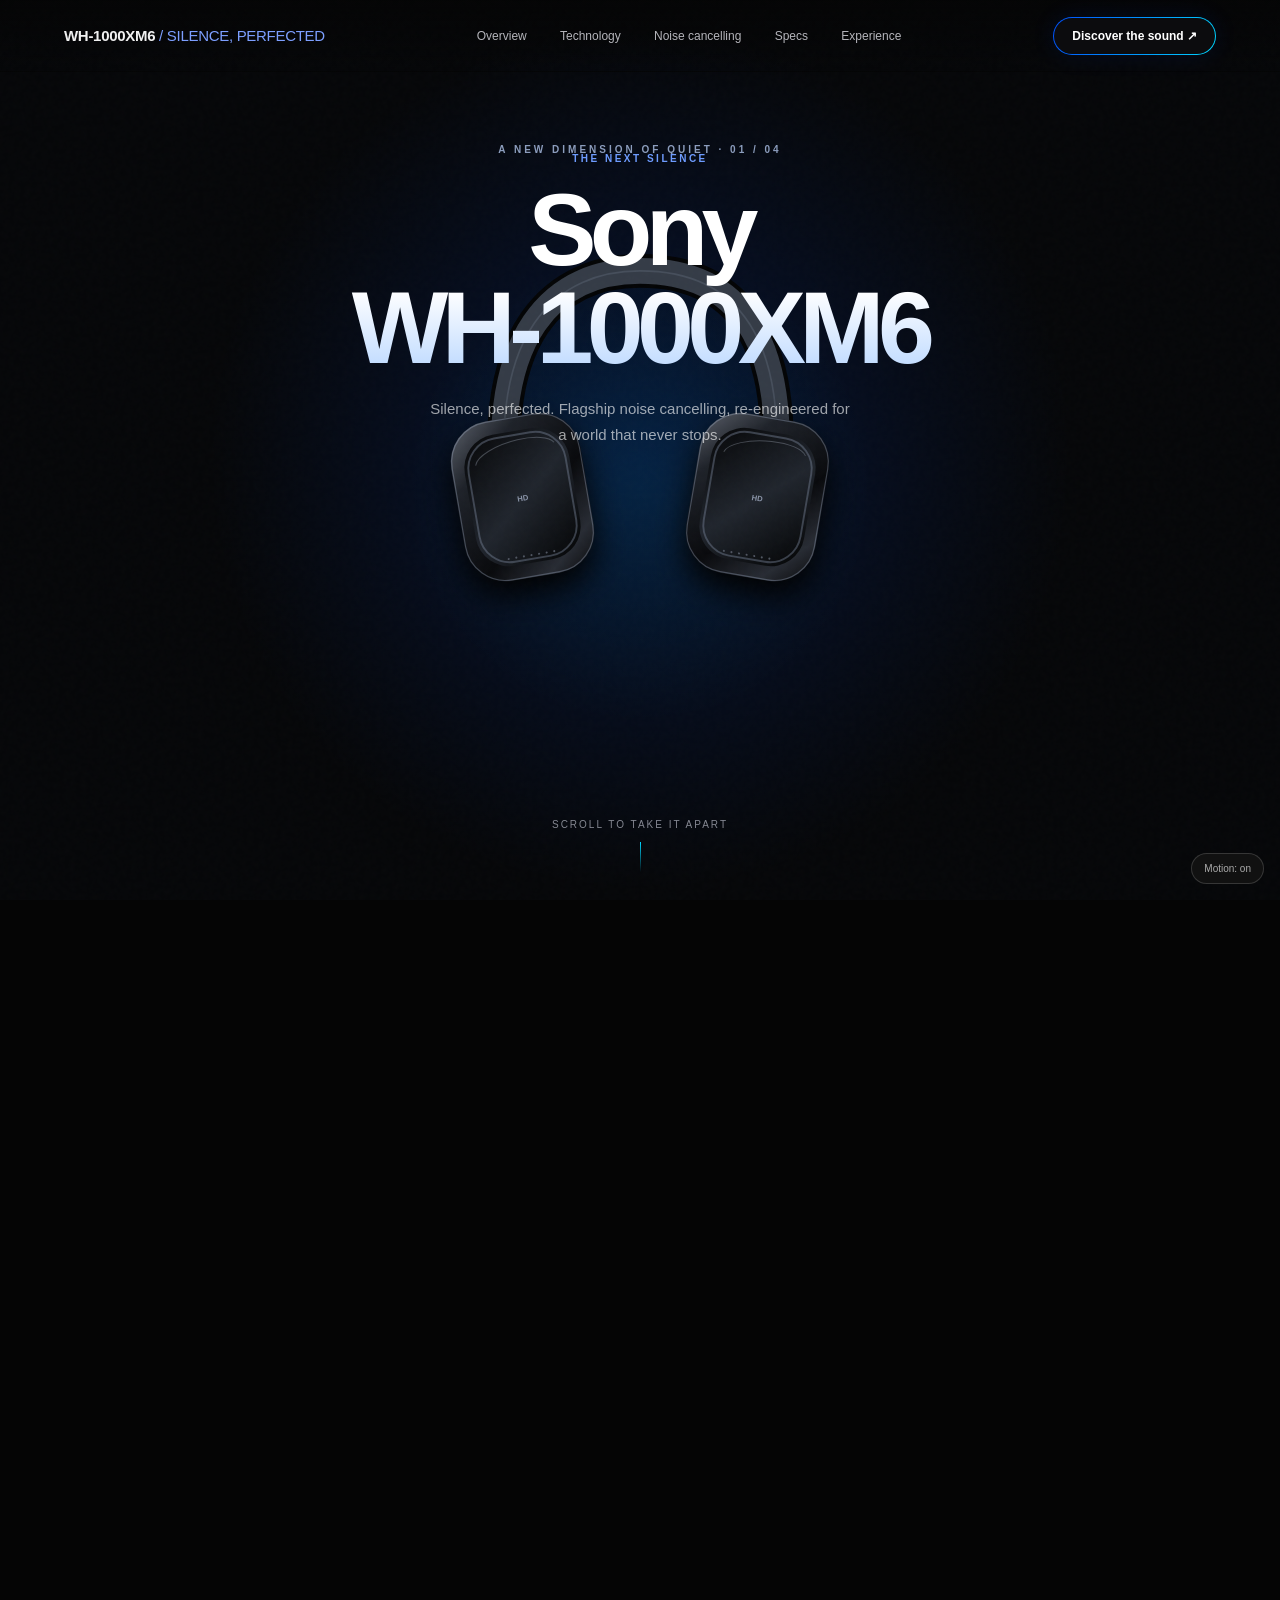
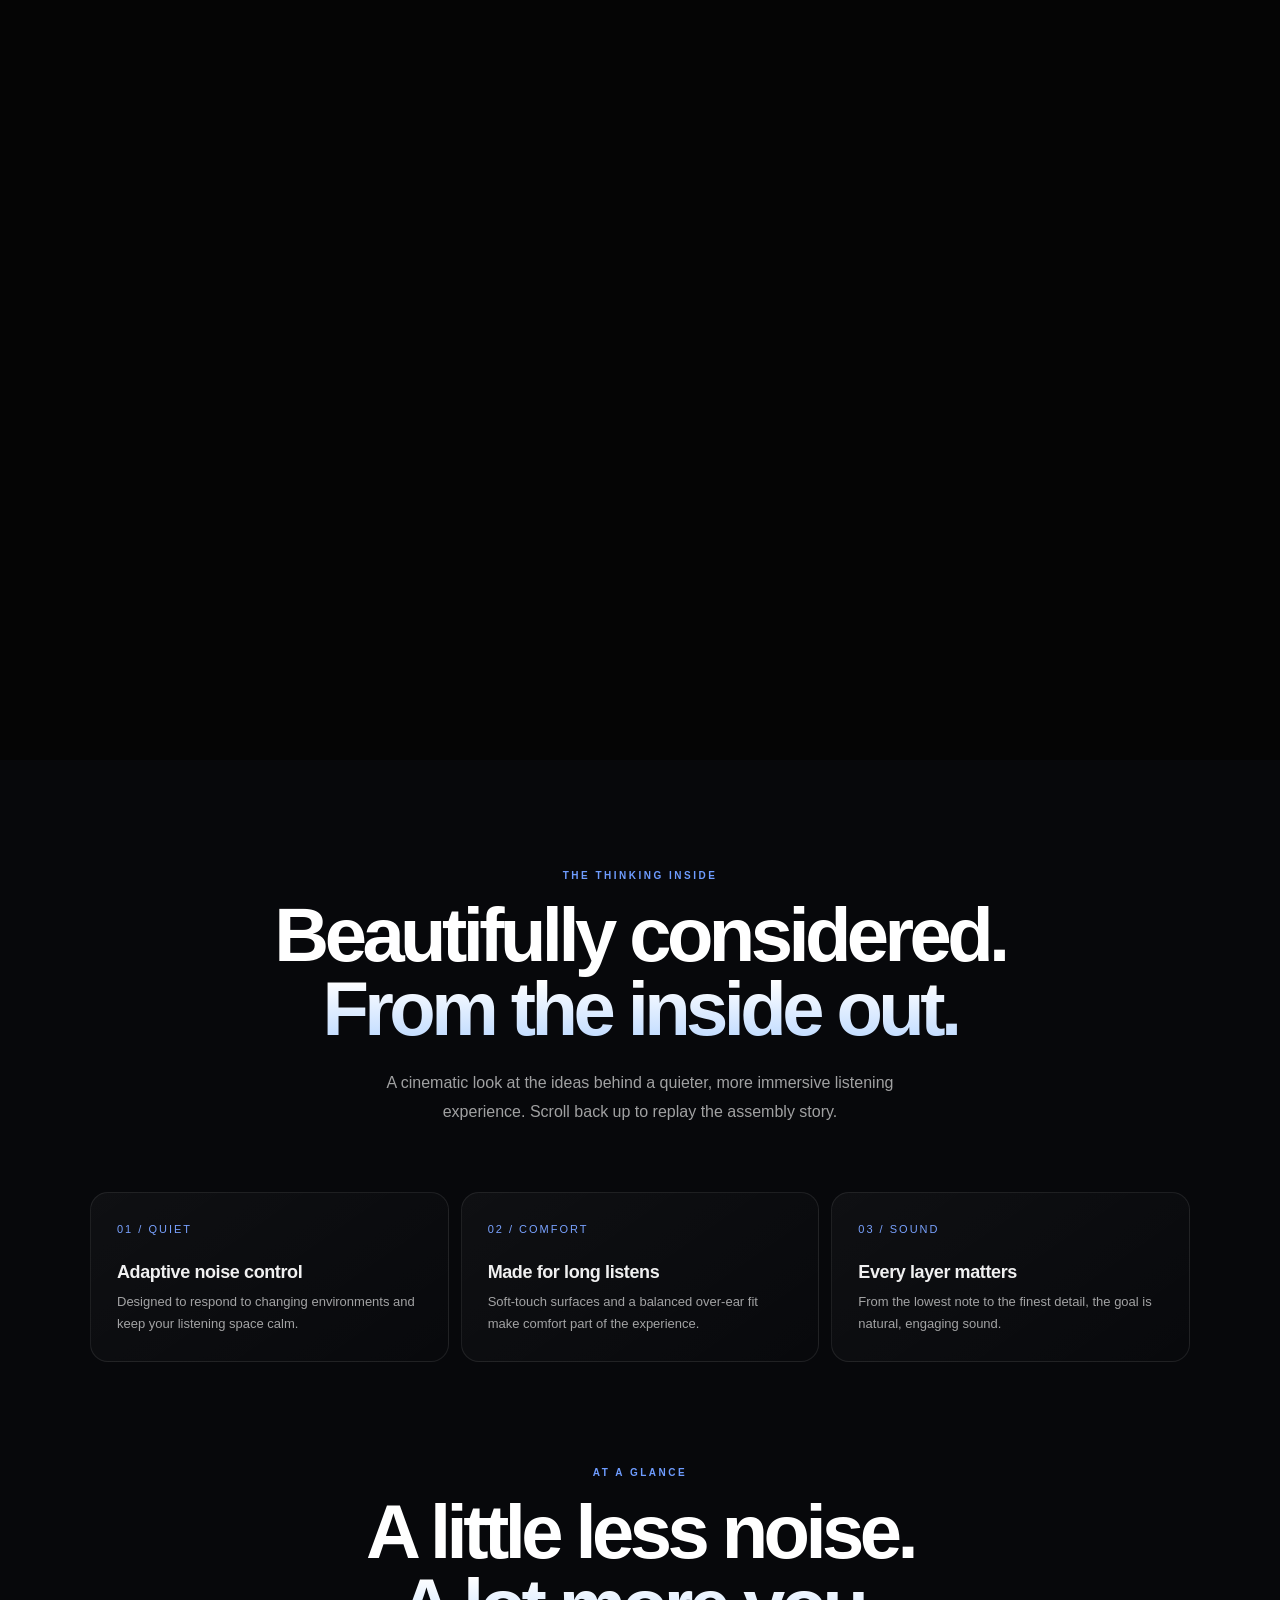
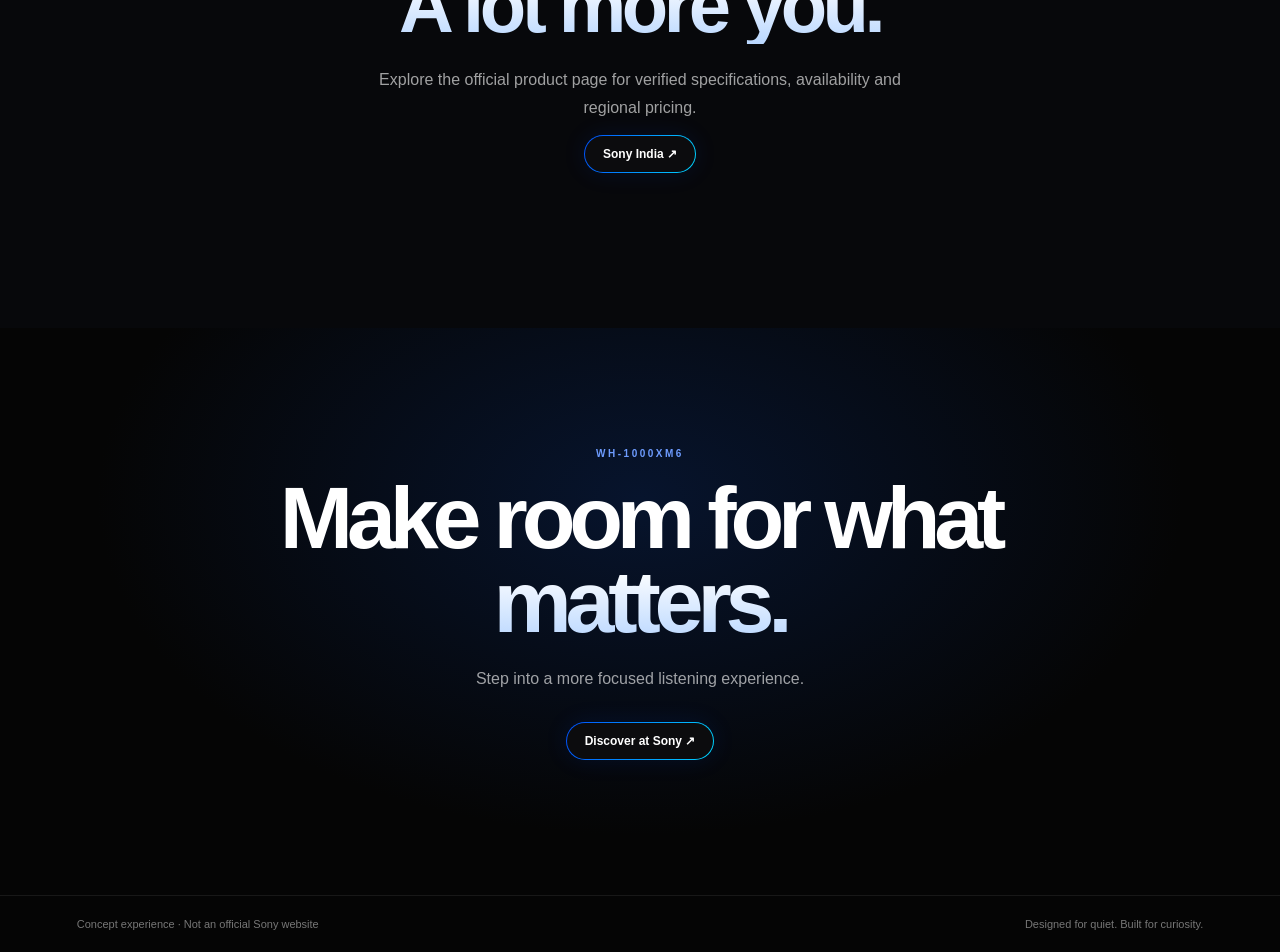
<file: sony-wh1000xm6.html>
<!doctype html>
<html lang="en">
<head>
<meta charset="utf-8"><meta name="viewport" content="width=device-width,initial-scale=1">
<meta name="theme-color" content="#050505">
<title>WH-1000XM6 — Silence, perfected.</title>
<meta name="description" content="A cinematic interactive product story for premium noise-cancelling headphones.">
<style>
:root{color-scheme:dark;--bg:#050505;--blue:#0050ff;--cyan:#00d6ff;--white:rgba(255,255,255,.94);--muted:rgba(255,255,255,.62)}
*{box-sizing:border-box}html{scroll-behavior:smooth;background:var(--bg)}body{margin:0;background:var(--bg);color:var(--white);font-family:Inter,-apple-system,BlinkMacSystemFont,"Segoe UI",sans-serif;overflow-x:hidden}a{color:inherit;text-decoration:none}button{font:inherit}.nav{position:fixed;z-index:20;inset:0 0 auto;height:72px;display:flex;align-items:center;justify-content:space-between;padding:0 clamp(20px,5vw,76px);border-bottom:1px solid transparent;background:linear-gradient(#050505b8,#05050500);transition:background .35s,border-color .35s,backdrop-filter .35s}.nav.scrolled{background:#050505c9;border-color:#ffffff12;backdrop-filter:blur(18px)}.wordmark{font-size:15px;font-weight:750;letter-spacing:-.3px;white-space:nowrap}.wordmark span{color:#7d9fff;font-weight:500}.navlinks{display:flex;gap:clamp(14px,2.6vw,36px);font-size:12px;color:#b5b5bb}.navlinks a{transition:color .2s}.navlinks a:hover{color:white}.navcta,.button{display:inline-flex;align-items:center;justify-content:center;border-radius:999px;padding:11px 18px;font-size:12px;font-weight:700;color:white;background:linear-gradient(#0c0c0e,#0c0c0e) padding-box,linear-gradient(110deg,var(--blue),var(--cyan)) border-box;border:1px solid transparent;box-shadow:0 0 24px #0050ff1c;transition:transform .25s,box-shadow .25s}.navcta:hover,.button:hover{transform:translateY(-2px);box-shadow:0 0 32px #0050ff4a}.menu{display:none;background:none;border:0;color:white;font-size:22px}.story{height:440vh;position:relative}.stage{height:100vh;position:sticky;top:0;overflow:hidden;background:radial-gradient(ellipse at 50% 43%,#071021 0%,#05070b 36%,#050505 72%)}canvas{position:absolute;inset:0;width:100%;height:100%;display:block}.grain{position:absolute;inset:0;pointer-events:none;opacity:.08;background-image:url("data:image/svg+xml,%3Csvg viewBox='0 0 180 180' xmlns='http://www.w3.org/2000/svg'%3E%3Cfilter id='n'%3E%3CfeTurbulence type='fractalNoise' baseFrequency='.9' numOctaves='3' stitchTiles='stitch'/%3E%3C/filter%3E%3Crect width='100%25' height='100%25' filter='url(%23n)' opacity='.23'/%3E%3C/svg%3E")}.toplabel{position:absolute;top:16%;left:0;right:0;text-align:center;color:#8c9dbd;font-size:10px;font-weight:800;letter-spacing:3px;text-transform:uppercase}.copy{position:absolute;z-index:3;width:min(450px,38vw);top:43%;opacity:0;transform:translateY(20px);transition:opacity .18s linear;pointer-events:none}.copy.left{left:9%}.copy.right{right:8%;text-align:left}.copy.center{width:min(700px,90vw);left:50%;top:17%;transform:translate(-50%,0);text-align:center}.copy h1,.copy h2{margin:0;letter-spacing:-.065em;line-height:.96;font-weight:650}.copy h1{font-size:clamp(48px,8vw,112px)}.copy h2{font-size:clamp(34px,4.4vw,62px)}.gradient{background:linear-gradient(180deg,#fff 55%,#b9d7ff 100%);color:transparent;background-clip:text}.copy p{color:var(--muted);font-size:15px;line-height:1.75;max-width:420px;margin:18px auto 0}.copy.left p,.copy.right p{text-align:left;margin-left:0}.kicker{display:block;color:#6e9cff;font-size:10px;letter-spacing:2.5px;text-transform:uppercase;font-weight:800;margin-bottom:17px}.pointlist{list-style:none;padding:0;margin:22px 0 0;color:#bfc2cb;font-size:13px;line-height:2}.pointlist li:before{content:"+";color:var(--cyan);margin-right:10px}.scrollhint{position:absolute;bottom:28px;left:0;right:0;text-align:center;color:#858892;font-size:10px;letter-spacing:2px;text-transform:uppercase}.scrollhint:after{content:"";display:block;width:1px;height:30px;margin:12px auto 0;background:linear-gradient(var(--cyan),transparent)}.progress{position:fixed;z-index:30;bottom:0;left:0;height:2px;width:0;background:linear-gradient(90deg,var(--blue),var(--cyan))}.below{position:relative;background:#07080b;padding:110px 7vw 90px}.belowhead{max-width:900px;margin:0 auto 65px;text-align:center}.belowhead h2{font-size:clamp(38px,6vw,76px);letter-spacing:-.06em;line-height:.98;margin:0}.belowhead p{color:var(--muted);max-width:570px;margin:22px auto 0;line-height:1.8}.specgrid{max-width:1100px;margin:auto;display:grid;grid-template-columns:repeat(3,1fr);gap:12px}.spec{padding:26px;border:1px solid #ffffff15;border-radius:18px;background:linear-gradient(145deg,#ffffff09,#ffffff02);min-height:165px}.spec .num{color:#79a2ff;font-size:11px;letter-spacing:2px}.spec h3{font-size:18px;margin:25px 0 8px;letter-spacing:-.4px}.spec p{color:var(--muted);font-size:13px;line-height:1.7;margin:0}.final{padding:120px 20px 135px;text-align:center;background:radial-gradient(ellipse at 50% 30%,#07142d,#050505 60%)}.final h2{font-size:clamp(43px,7vw,88px);line-height:.95;letter-spacing:-.07em;max-width:850px;margin:0 auto}.final p{color:var(--muted);line-height:1.8;margin:22px auto 28px}.foot{border-top:1px solid #ffffff13;padding:22px 6vw;color:#777;font-size:11px;display:flex;justify-content:space-between;gap:20px}.reduced{position:fixed;z-index:40;right:16px;bottom:16px;border:1px solid #ffffff28;border-radius:30px;padding:9px 12px;background:#111;color:#aaa;font-size:10px}
@media(max-width:760px){.nav{height:62px;padding:0 18px}.navlinks{display:none;position:absolute;top:61px;left:0;right:0;padding:20px;background:#08090cf5;flex-direction:column;gap:18px}.navlinks.open{display:flex}.navcta{padding:9px 12px;font-size:10px}.menu{display:block}.story{height:390vh}.toplabel{top:13%;font-size:9px}.copy{width:84vw;top:auto;bottom:13%;left:8%!important;right:auto!important;text-align:center!important}.copy.center{top:14%;bottom:auto;width:90vw;left:50%!important;transform:translateX(-50%)}.copy h1{font-size:clamp(47px,13vw,76px)}.copy h2{font-size:clamp(33px,9vw,48px)}.copy p,.copy.left p,.copy.right p{font-size:13px;text-align:center;margin:14px auto 0}.pointlist{font-size:11px;line-height:1.8}.below{padding:80px 18px}.specgrid{grid-template-columns:1fr}.spec{min-height:130px}.final{padding:90px 20px}.foot{flex-direction:column}.scrollhint{bottom:18px}}
@media(prefers-reduced-motion:reduce){html{scroll-behavior:auto}.nav,.copy,.navcta,.button{transition:none}}
</style></head>
<body>
<header class="nav" id="nav"><a class="wordmark" href="#overview">WH-1000XM6 <span> / SILENCE, PERFECTED</span></a><nav class="navlinks" id="navlinks"><a href="#overview">Overview</a><a href="#technology">Technology</a><a href="#noise">Noise cancelling</a><a href="#specs">Specs</a><a href="#buy">Experience</a></nav><a class="navcta" href="#buy">Discover the sound ↗</a><button class="menu" id="menu" aria-label="Open navigation">☰</button></header>
<main>
<section class="story" id="overview"><div class="stage" id="stage"><canvas id="scene" aria-label="Interactive 3D-inspired headphone product animation"></canvas><div class="grain"></div><div class="toplabel" id="toplabel">A new dimension of quiet · 01 / 04</div>
<div class="copy center" id="c0"><span class="kicker">The next silence</span><h1 class="gradient">Sony<br>WH‑1000XM6</h1><p>Silence, perfected. Flagship noise cancelling, re-engineered for a world that never stops.</p></div>
<div class="copy left" id="c1"><span class="kicker">01 — Precision engineering</span><h2 class="gradient">Every detail.<br>In harmony.</h2><p>From the cushion seal to the acoustic chamber, every element is designed to disappear around you—so the music can come forward.</p><ul class="pointlist"><li>Precision-tuned acoustic architecture</li><li>Comfort made for the long way around</li><li>Materials chosen for lasting performance</li></ul></div>
<div class="copy right" id="c2"><span class="kicker">02 — Adaptive quiet</span><h2 class="gradient">The world,<br>turned down.</h2><p>Intelligent noise control responds to the sound around you, creating a calmer space for the details that matter.</p><ul class="pointlist"><li>Multi-microphone noise sensing</li><li>Adaptive processing in real time</li><li>Focus for flights, commutes and deep work</li></ul></div>
<div class="copy left" id="c3"><span class="kicker">03 — Sound, revealed</span><h2 class="gradient">Feel every<br>frequency.</h2><p>Rich texture. Natural space. Delicate details that reward a closer listen. Sound designed to feel personal, not processed.</p></div>
<div class="copy center" id="c4"><span class="kicker">Your space. Your sound.</span><h2 class="gradient">Hear everything.<br>Feel nothing else.</h2><p>WH‑1000XM6. Designed for focus, crafted for comfort.</p><div style="margin-top:24px;pointer-events:auto"><a class="button" href="#specs">Explore the experience ↗</a></div></div>
<div class="scrollhint" id="scrollhint">Scroll to take it apart</div></div></section>
<section class="below" id="technology"><div class="belowhead"><span class="kicker">The thinking inside</span><h2 class="gradient">Beautifully considered.<br>From the inside out.</h2><p>A cinematic look at the ideas behind a quieter, more immersive listening experience. Scroll back up to replay the assembly story.</p></div><div class="specgrid" id="noise"><article class="spec"><span class="num">01 / QUIET</span><h3>Adaptive noise control</h3><p>Designed to respond to changing environments and keep your listening space calm.</p></article><article class="spec"><span class="num">02 / COMFORT</span><h3>Made for long listens</h3><p>Soft-touch surfaces and a balanced over-ear fit make comfort part of the experience.</p></article><article class="spec"><span class="num">03 / SOUND</span><h3>Every layer matters</h3><p>From the lowest note to the finest detail, the goal is natural, engaging sound.</p></article></div></section>
<section class="below" id="specs" style="padding-top:15px"><div class="belowhead"><span class="kicker">At a glance</span><h2 class="gradient">A little less noise.<br>A lot more you.</h2><p>Explore the official product page for verified specifications, availability and regional pricing.</p><a class="button" href="https://www.sony.co.in/" target="_blank" rel="noreferrer" style="margin-top:12px">Sony India ↗</a></div></section>
<section class="final" id="buy"><span class="kicker">WH‑1000XM6</span><h2 class="gradient">Make room for what matters.</h2><p>Step into a more focused listening experience.</p><a class="button" href="https://www.sony.co.in/" target="_blank" rel="noreferrer">Discover at Sony ↗</a></section>
</main><footer class="foot"><span>Concept experience · Not an official Sony website</span><span>Designed for quiet. Built for curiosity.</span></footer><div class="progress" id="progress"></div><button class="reduced" id="motionToggle">Motion: on</button>
<script>
(()=>{const canvas=document.getElementById('scene'),ctx=canvas.getContext('2d',{alpha:false}),story=document.querySelector('.story'),nav=document.getElementById('nav'),progress=document.getElementById('progress'),label=document.getElementById('toplabel'),hint=document.getElementById('scrollhint'),toggle=document.getElementById('motionToggle');let w=0,h=0,dpr=1,scrollP=0,motion=true,raf=0;const reduce=matchMedia('(prefers-reduced-motion: reduce)').matches;if(reduce){motion=false;toggle.textContent='Motion: reduced'}
function resize(){dpr=Math.min(devicePixelRatio||1,2);w=innerWidth;h=innerHeight;canvas.width=Math.round(w*dpr);canvas.height=Math.round(h*dpr);canvas.style.width=w+'px';canvas.style.height=h+'px';ctx.setTransform(dpr,0,0,dpr,0,0);draw()}
function clamp(v,a=0,b=1){return Math.max(a,Math.min(b,v))}function smooth(a,b,v){v=clamp((v-a)/(b-a));return v*v*(3-2*v)}
function rounded(x,y,ww,hh,r){ctx.beginPath();ctx.roundRect(x,y,ww,hh,r)}
function glow(x,y,r,color,alpha=1){const g=ctx.createRadialGradient(x,y,0,x,y,r);g.addColorStop(0,color.replace('ALPHA',String(.22*alpha)));g.addColorStop(1,color.replace('ALPHA','0'));ctx.fillStyle=g;ctx.fillRect(x-r,y-r,r*2,r*2)}
function drawCup(x,y,scale,rot,detail=true){ctx.save();ctx.translate(x,y);ctx.rotate(rot);ctx.scale(scale,scale);
ctx.shadowColor='#000';ctx.shadowBlur=32;ctx.shadowOffsetY=16;
const body=ctx.createLinearGradient(-70,-75,75,80);body.addColorStop(0,'#565b65');body.addColorStop(.22,'#1e2229');body.addColorStop(.58,'#08090c');body.addColorStop(.82,'#272b33');body.addColorStop(1,'#050506');
ctx.fillStyle=body;rounded(-68,-84,136,168,43);ctx.fill();ctx.shadowBlur=0;ctx.shadowOffsetY=0;
ctx.strokeStyle='#a5b4cf55';ctx.lineWidth=1.2;rounded(-67,-83,134,166,42);ctx.stroke();
const inner=ctx.createLinearGradient(-55,-60,54,66);inner.addColorStop(0,'#07080a');inner.addColorStop(.5,'#20252d');inner.addColorStop(1,'#030405');ctx.fillStyle=inner;rounded(-55,-69,110,138,35);ctx.fill();
ctx.strokeStyle='#7f8da366';ctx.lineWidth=2;rounded(-51,-65,102,130,32);ctx.stroke();
if(detail){ctx.strokeStyle='#d2ddf044';ctx.lineWidth=1;ctx.beginPath();ctx.ellipse(0,-43,43,16,-.12,Math.PI*1.05,Math.PI*1.95);ctx.stroke();ctx.fillStyle='#8a94a8';ctx.font='bold 8px Arial';ctx.textAlign='center';ctx.fillText('HD',0,4);ctx.fillStyle='#4f5560';for(let i=0;i<7;i++){ctx.beginPath();ctx.arc(-25+i*8,61,1.1,0,Math.PI*2);ctx.fill()}}
ctx.restore()}
function drawBand(cx,cy,scale,offset,explode){ctx.save();ctx.translate(cx,cy);ctx.scale(scale,scale);const lift=explode*offset;
ctx.beginPath();ctx.moveTo(-116,43-lift);ctx.bezierCurveTo(-143,-138-lift,-70,-186-lift,0,-186-lift);ctx.bezierCurveTo(80,-186-lift,143,-135-lift,116,43-lift);ctx.strokeStyle='#030405';ctx.lineWidth=30;ctx.lineCap='round';ctx.stroke();ctx.strokeStyle='#343b46';ctx.lineWidth=23;ctx.stroke();ctx.strokeStyle='#8b9ab033';ctx.lineWidth=1.5;ctx.stroke();ctx.restore()}
function component(x,y,rx,ry,fill,stroke='#a9c7ff55'){ctx.save();ctx.translate(x,y);const g=ctx.createRadialGradient(-rx*.25,-ry*.3,1,0,0,Math.max(rx,ry)*1.3);g.addColorStop(0,fill);g.addColorStop(1,'#08090d');ctx.fillStyle=g;ctx.strokeStyle=stroke;ctx.lineWidth=1.3;ctx.beginPath();ctx.ellipse(0,0,rx,ry,0,0,Math.PI*2);ctx.fill();ctx.stroke();ctx.restore()}
function draw(){if(!ctx||!w||!h)return;ctx.setTransform(dpr,0,0,dpr,0,0);ctx.fillStyle='#050608';ctx.fillRect(0,0,w,h);const cx=w*.5,cy=h*.51,scale=Math.min(w/1050,h/740)*.92;const p=scrollP;const explode=motion?smooth(.12,.52,p):0;const reassemble=motion?smooth(.72,.98,p):0;const spread=explode*(1-reassemble);glow(cx,cy,Math.min(w,h)*.48,'rgba(0,80,255,ALPHA)',.8);glow(cx,cy+30,Math.min(w,h)*.26,'rgba(0,214,255,ALPHA)',.35);
const shift=spread*1.15;drawBand(cx,cy+20,scale,1,spread*145);
const leftX=cx-105*scale-shift*105,rightX=cx+105*scale+shift*105,cupY=cy+34*scale+spread*45;
drawCup(leftX,cupY,scale*.86,-.17-spread*.1,true);drawCup(rightX,cupY,scale*.86,.17+spread*.1,true);
if(spread>.01){const a=clamp(spread);ctx.save();ctx.globalAlpha=a;ctx.setLineDash([3,7]);ctx.strokeStyle='#63a8ff50';ctx.lineWidth=1;ctx.beginPath();ctx.moveTo(cx-30*scale,cy-70*scale);ctx.lineTo(cx-155*scale-spread*60,cy-140*scale-spread*35);ctx.moveTo(cx+30*scale,cy-70*scale);ctx.lineTo(cx+155*scale+spread*60,cy-140*scale-spread*35);ctx.moveTo(leftX,cupY);ctx.lineTo(leftX-95*spread,cupY+70*spread);ctx.moveTo(rightX,cupY);ctx.lineTo(rightX+95*spread,cupY+70*spread);ctx.stroke();ctx.setLineDash([]);
component(cx-145*scale-spread*120,cy-105*scale-spread*80,22*scale,29*scale,'#647287');component(cx+145*scale+spread*120,cy-105*scale-spread*80,22*scale,29*scale,'#647287');component(cx-170*scale-spread*145,cy+105*scale+spread*90,38*scale,10*scale,'#353d4b');component(cx+170*scale+spread*145,cy+105*scale+spread*90,38*scale,10*scale,'#353d4b');component(cx-spread*70,cy-205*scale-spread*75,33*scale,8*scale,'#38404d');component(cx+spread*70,cy+190*scale+spread*75,24*scale,8*scale,'#313946');ctx.restore()}
if(p>.45&&p<.82){ctx.save();ctx.globalAlpha=.35;ctx.strokeStyle='#6ba5ff33';ctx.lineWidth=1;for(let i=0;i<5;i++){const y=cy-210+i*95;ctx.beginPath();ctx.moveTo(w*.25,y);ctx.lineTo(w*.75,y);ctx.stroke()}ctx.restore()}
}
const copies=[document.getElementById('c0'),document.getElementById('c1'),document.getElementById('c2'),document.getElementById('c3'),document.getElementById('c4')];function update(){raf=0;const rect=story.getBoundingClientRect(),travel=story.offsetHeight-innerHeight;scrollP=clamp(-rect.top/Math.max(1,travel));progress.style.width=(scrollP*100)+'%';nav.classList.toggle('scrolled',scrollY>20);const beats=[1-smooth(.12,.2,scrollP),smooth(.15,.27,scrollP)*(1-smooth(.36,.44,scrollP)),smooth(.38,.48,scrollP)*(1-smooth(.61,.69,scrollP)),smooth(.63,.71,scrollP)*(1-smooth(.81,.88,scrollP)),smooth(.84,.94,scrollP)];copies.forEach((el,i)=>{el.style.opacity=String(beats[i]);if(i===0||i===4){el.style.pointerEvents=beats[i]>.7?'auto':'none'}else el.style.pointerEvents='none'});label.textContent=scrollP<.22?'A new dimension of quiet · 01 / 04':scrollP<.48?'Precision engineering · 02 / 04':scrollP<.72?'Adaptive quiet · 03 / 04':'Sound, reassembled · 04 / 04';hint.style.opacity=String(1-smooth(.02,.1,scrollP));draw()}function onScroll(){if(!raf)raf=requestAnimationFrame(update)}window.addEventListener('scroll',onScroll,{passive:true});window.addEventListener('resize',resize);toggle.addEventListener('click',()=>{motion=!motion;toggle.textContent='Motion: '+(motion?'on':'reduced');draw()});document.getElementById('menu').addEventListener('click',()=>document.getElementById('navlinks').classList.toggle('open'));document.querySelectorAll('#navlinks a').forEach(a=>a.addEventListener('click',()=>document.getElementById('navlinks').classList.remove('open')));resize();update()})();
</script></body></html>
</file>
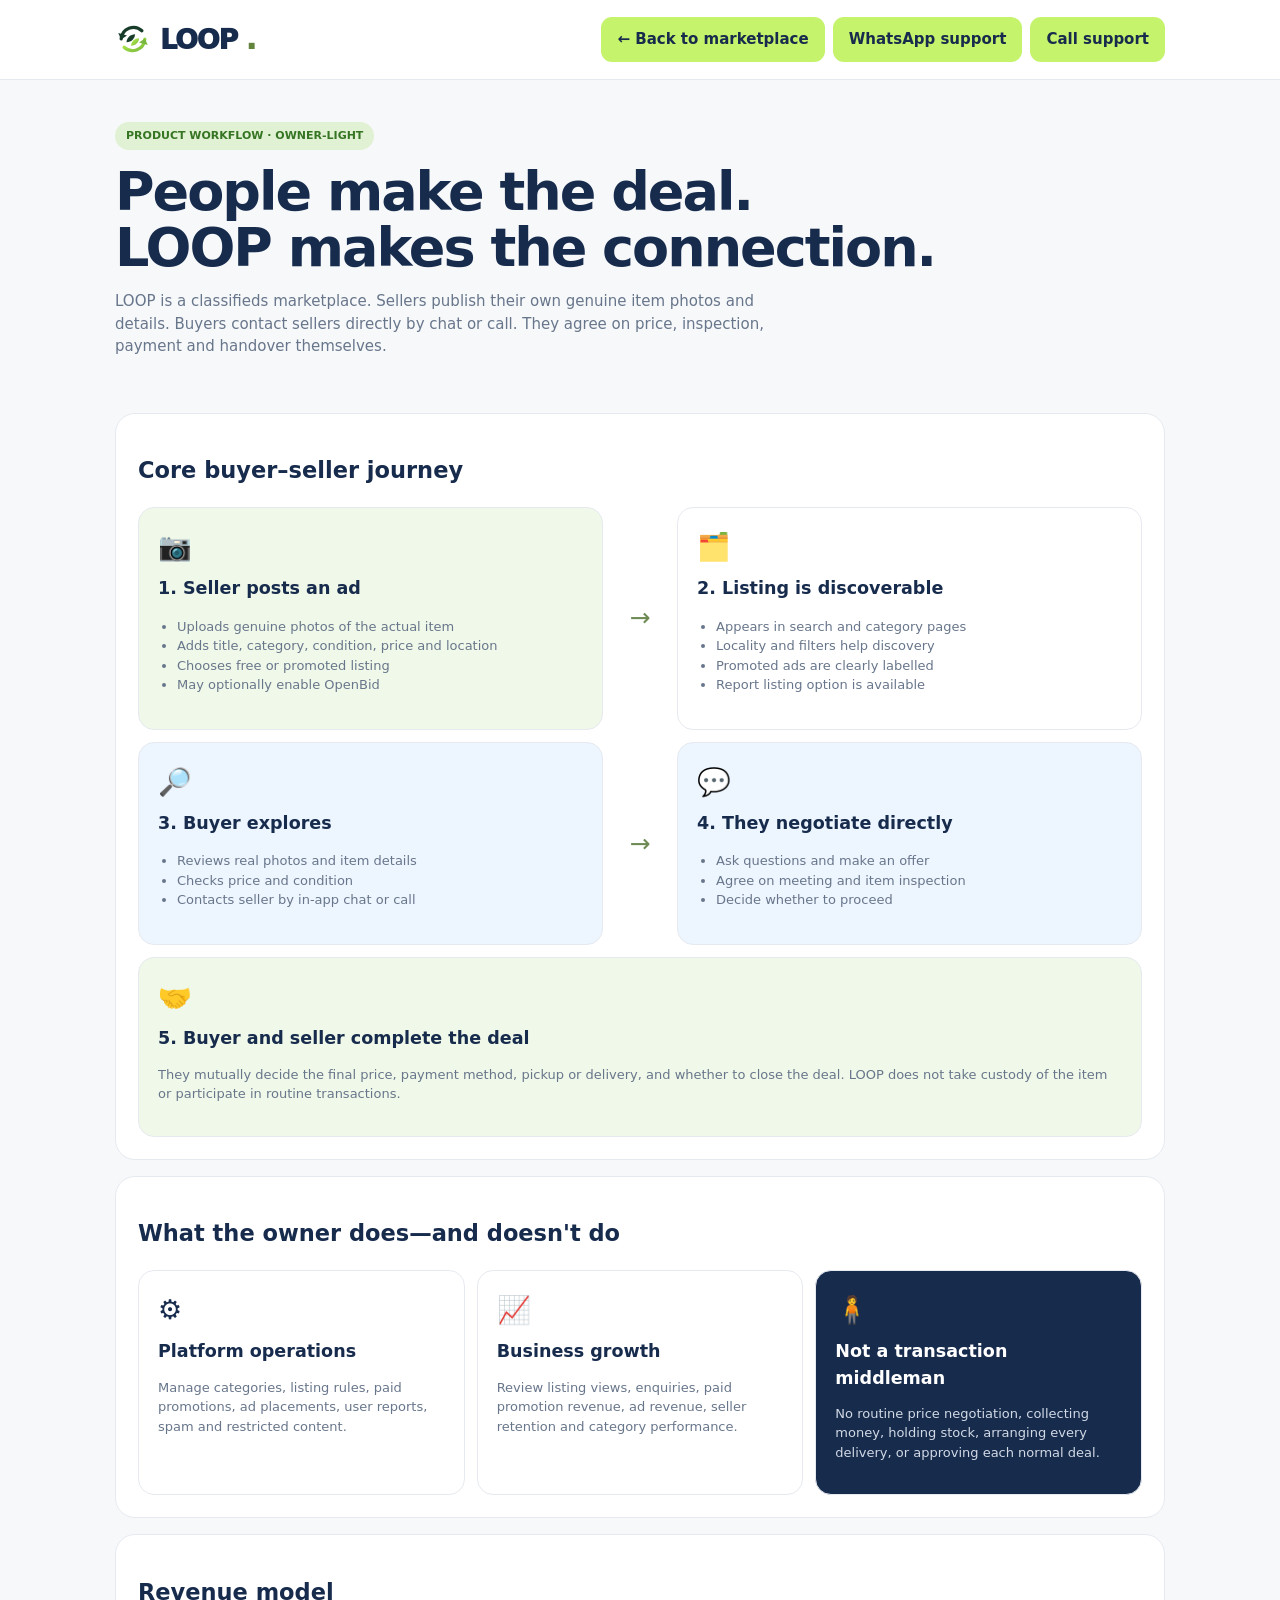
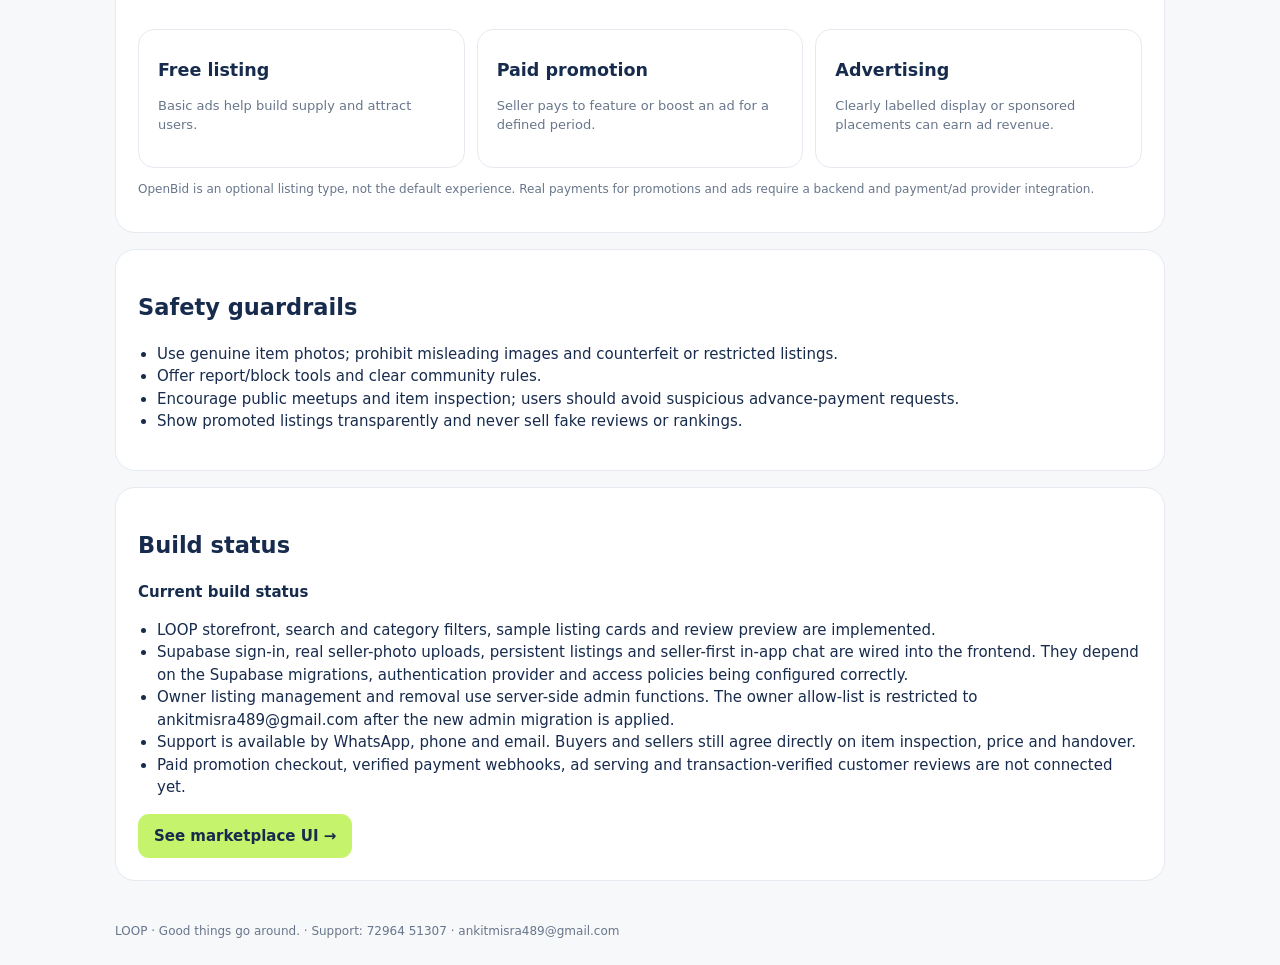
<file: workflow.html>
<!doctype html>
<html lang="en"><head><meta charset="utf-8"><meta name="viewport" content="width=device-width,initial-scale=1"><title>How LOOP Works</title><style>
:root{--ink:#172b4d;--muted:#68768b;--lime:#c5f36b;--line:#e6eaf0;--bg:#f6f8fa;--green:#387b26}*{box-sizing:border-box}body{margin:0;background:var(--bg);color:var(--ink);font:15px/1.5 Inter,system-ui,Arial,sans-serif}a{color:inherit;text-decoration:none}.wrap{width:min(1050px,calc(100% - 30px));margin:auto}.head{background:#fff;border-bottom:1px solid var(--line);padding:17px 0}.row{display:flex;align-items:center;justify-content:space-between;gap:12px}.logo{font-size:25px;font-weight:950;letter-spacing:-1px}.logo i{font-style:normal;color:var(--green)}.btn{display:inline-block;padding:11px 16px;border-radius:11px;background:var(--lime);font-weight:850}.hero{padding:42px 0 24px}.pill{display:inline-block;border-radius:25px;background:#e1f1d4;color:#367523;padding:6px 11px;font-size:11px;font-weight:900}.hero h1{font-size:clamp(34px,5vw,54px);letter-spacing:-2px;line-height:1.03;margin:14px 0}.hero p{color:var(--muted);max-width:650px}.panel{background:white;border:1px solid var(--line);border-radius:20px;padding:22px;margin:16px 0}.flow{display:grid;grid-template-columns:1fr 50px 1fr;gap:12px;align-items:stretch}.node{border:1px solid var(--line);border-radius:16px;padding:19px;background:#fff}.node h3{margin:8px 0 5px}.node p,.node li{font-size:13px;color:var(--muted)}.node .icon{font-size:27px}.arrow{display:grid;place-items:center;font-size:25px;color:#6f8b54}.seller{background:#f0f8e9}.buyer{background:#edf5ff}.owner{background:var(--ink);color:white}.owner p,.owner li{color:#d1d9e5}.full{grid-column:1/-1}.center{text-align:center}.divider{height:1px;background:var(--line);margin:17px 0}.steps{display:grid;grid-template-columns:repeat(3,1fr);gap:12px}.small{font-size:12px;color:var(--muted)}ul{padding-left:19px}footer{padding:25px 0;color:var(--muted);font-size:12px}@media(max-width:650px){.flow{grid-template-columns:1fr}.arrow{transform:rotate(90deg);height:22px}.steps{grid-template-columns:1fr}.hero{padding-top:28px}.panel{padding:14px}.node{padding:16px}}
.logo{display:inline-flex;align-items:center;gap:9px}.logo .loopmark{display:inline-grid;place-items:center;flex:0 0 34px;width:34px;height:34px;border-radius:50%;background:#d7ff3f;color:#18231a;font-size:25px;font-weight:900;line-height:1;letter-spacing:0}.logo>span:last-child{color:var(--green)}</style><link rel="stylesheet" href="assets/loop-brand.css"><link rel="icon" type="image/svg+xml" href="assets/loop-mark.svg"></head><body><header class="head"><div class="wrap row"><a class="logo" href="index.html"><span class="loopmark" aria-hidden="true">↻</span>LOOP<span>.</span></a><div style="display:flex;gap:8px;flex-wrap:wrap"><a class="btn" href="index.html">← Back to marketplace</a><a class="btn" href="https://wa.me/917296451307?text=Hi%20LOOP%20support" target="_blank" rel="noopener">WhatsApp support</a><a class="btn" href="tel:+917296451307">Call support</a></div></div></header><main class="wrap"><section class="hero"><span class="pill">PRODUCT WORKFLOW · OWNER-LIGHT</span><h1>People make the deal.<br>LOOP makes the connection.</h1><p>LOOP is a classifieds marketplace. Sellers publish their own genuine item photos and details. Buyers contact sellers directly by chat or call. They agree on price, inspection, payment and handover themselves.</p></section>
<section class="panel"><h2>Core buyer–seller journey</h2><div class="flow">
<div class="node seller"><div class="icon">📷</div><h3>1. Seller posts an ad</h3><ul><li>Uploads genuine photos of the actual item</li><li>Adds title, category, condition, price and location</li><li>Chooses free or promoted listing</li><li>May optionally enable OpenBid</li></ul></div><div class="arrow">→</div><div class="node"><div class="icon">🗂️</div><h3>2. Listing is discoverable</h3><ul><li>Appears in search and category pages</li><li>Locality and filters help discovery</li><li>Promoted ads are clearly labelled</li><li>Report listing option is available</li></ul></div>
<div class="node buyer"><div class="icon">🔎</div><h3>3. Buyer explores</h3><ul><li>Reviews real photos and item details</li><li>Checks price and condition</li><li>Contacts seller by in-app chat or call</li></ul></div><div class="arrow">→</div><div class="node buyer"><div class="icon">💬</div><h3>4. They negotiate directly</h3><ul><li>Ask questions and make an offer</li><li>Agree on meeting and item inspection</li><li>Decide whether to proceed</li></ul></div>
<div class="node seller full"><div class="icon">🤝</div><h3>5. Buyer and seller complete the deal</h3><p>They mutually decide the final price, payment method, pickup or delivery, and whether to close the deal. LOOP does not take custody of the item or participate in routine transactions.</p></div>
</div></section>
<section class="panel"><h2>What the owner does—and doesn't do</h2><div class="steps"><div class="node"><div class="icon">⚙️</div><h3>Platform operations</h3><p>Manage categories, listing rules, paid promotions, ad placements, user reports, spam and restricted content.</p></div><div class="node"><div class="icon">📈</div><h3>Business growth</h3><p>Review listing views, enquiries, paid promotion revenue, ad revenue, seller retention and category performance.</p></div><div class="node owner"><div class="icon">🧍</div><h3>Not a transaction middleman</h3><p>No routine price negotiation, collecting money, holding stock, arranging every delivery, or approving each normal deal.</p></div></div></section>
<section class="panel"><h2>Revenue model</h2><div class="steps"><div class="node"><h3>Free listing</h3><p>Basic ads help build supply and attract users.</p></div><div class="node"><h3>Paid promotion</h3><p>Seller pays to feature or boost an ad for a defined period.</p></div><div class="node"><h3>Advertising</h3><p>Clearly labelled display or sponsored placements can earn ad revenue.</p></div></div><p class="small">OpenBid is an optional listing type, not the default experience. Real payments for promotions and ads require a backend and payment/ad provider integration.</p></section>
<section class="panel"><h2>Safety guardrails</h2><ul><li>Use genuine item photos; prohibit misleading images and counterfeit or restricted listings.</li><li>Offer report/block tools and clear community rules.</li><li>Encourage public meetups and item inspection; users should avoid suspicious advance-payment requests.</li><li>Show promoted listings transparently and never sell fake reviews or rankings.</li></ul></section>
<section class="panel"><h2>Build status</h2><p><strong>Current build status</strong></p><ul><li>LOOP storefront, search and category filters, sample listing cards and review preview are implemented.</li><li>Supabase sign-in, real seller-photo uploads, persistent listings and seller-first in-app chat are wired into the frontend. They depend on the Supabase migrations, authentication provider and access policies being configured correctly.</li><li>Owner listing management and removal use server-side admin functions. The owner allow-list is restricted to ankitmisra489@gmail.com after the new admin migration is applied.</li><li>Support is available by WhatsApp, phone and email. Buyers and sellers still agree directly on item inspection, price and handover.</li><li>Paid promotion checkout, verified payment webhooks, ad serving and transaction-verified customer reviews are not connected yet.</li></ul></p><a class="btn" href="index.html">See marketplace UI →</a></section></main><footer><div class="wrap">LOOP · Good things go around. · Support: 72964 51307 · ankitmisra489@gmail.com</div></footer></body></html>
</file>
<file: assets/loop-brand.css>
/* Shared LOOP identity: crisp vector mark + bold wordmark on every screen size. */
a.brand,a.logo{
  display:inline-flex;
  align-items:center;
  gap:9px;
  color:inherit;
  text-decoration:none;
  text-transform:uppercase;
  font-weight:950;
  letter-spacing:-1.25px;
  white-space:nowrap;
}
.brand .loopmark,.logo .loopmark{
  flex:0 0 36px!important;
  display:inline-block!important;
  width:36px!important;
  height:36px!important;
  min-width:36px;
  border:0!important;
  border-radius:0!important;
  padding:0!important;
  margin:0!important;
  background-color:transparent!important;
  background-image:url("loop-mark.svg")!important;
  background-position:center!important;
  background-repeat:no-repeat!important;
  background-size:contain!important;
  color:transparent!important;
  font-size:0!important;
  line-height:0!important;
  box-shadow:none!important;
}
.brand > span:last-child,.logo > span:last-child{color:#62843c}
.brand{font-size:29px;line-height:1;letter-spacing:-1.3px}
.logo{font-size:27px;line-height:1;letter-spacing:-1.1px}
@media(max-width:520px){a.brand .loopmark,a.logo .loopmark{width:31px!important;height:31px!important;min-width:31px;flex-basis:31px!important}a.brand{font-size:25px}}

/* Keep the vector wordmark legible on both light and dark page headers. */
.header .brand{color:#fff!important}
.loop-home .header .brand{color:#171717!important}
.loop-auth header .brand{color:#fff!important}
</file>
<file: app.css>
body{margin:0;background:#f7f8fa;color:#172b4d;font:15px/1.5 Inter,system-ui,sans-serif}a{color:inherit;text-decoration:none}.sitehead{background:#fff;border-bottom:1px solid #e7ebf0;padding:18px max(20px,calc((100% - 1180px)/2));display:flex;align-items:center;justify-content:space-between;gap:20px}.brand{font-size:25px;font-weight:900}.brand i{font-style:normal;color:#579324}.sitehead nav{display:flex;gap:20px;font-size:13px;font-weight:750}.container{max-width:1180px;width:calc(100% - 36px);margin:30px auto 60px}.muted{color:#66758b;font-size:13px}.pill{display:inline-block;background:#e7f5d8;color:#397a21;border-radius:30px;padding:7px 11px;font-size:11px;font-weight:900}.panel{background:#fff;border:1px solid #e7ebf0;border-radius:18px;padding:22px;margin-bottom:16px}.btn{border:0;border-radius:11px;padding:12px 16px;font-weight:850;cursor:pointer}.primary{background:#c5f36b;color:#172b4d}.secondary{background:#f1f4f7;color:#172b4d}.full{width:100%;margin-top:10px}.fine{font-size:11px;color:#66758b}.green{color:#438c24}.footer{border-top:1px solid #e7ebf0;background:#fff;padding:25px max(20px,calc((100% - 1180px)/2));display:flex;justify-content:space-between;color:#66758b;font-size:12px}.pagehead{display:flex;justify-content:space-between;align-items:center;gap:20px;margin-bottom:24px}.pagehead h1{font-size:38px;letter-spacing:-1.3px;margin:10px 0 4px}.stats{display:grid;grid-template-columns:repeat(4,1fr);gap:14px;margin:22px 0}.stat{background:#fff;border:1px solid #e7ebf0;border-radius:16px;padding:18px}.stat span,.stat small{display:block;color:#66758b;font-size:12px}.stat strong{display:block;font-size:29px;margin:5px 0}.two-col{display:grid;grid-template-columns:1fr 1fr;gap:16px}.panel label{display:block;font-size:12px;font-weight:800;margin:14px 0 5px}.panel input,.panel select{width:100%;padding:12px;border:1px solid #e7ebf0;border-radius:10px;font:inherit;box-sizing:border-box}.listing-row{display:flex;align-items:center;gap:13px;padding:14px 0;border-top:1px solid #e7ebf0}.listing-row img{width:68px;height:62px;object-fit:cover;border-radius:11px}.listing-row>div{flex:1}.status{display:inline-block;background:#e8f7e0;color:#3b7b25;border-radius:6px;padding:3px 7px;font-size:10px;font-weight:900}.moderation{padding:16px 0;border-top:1px solid #e7ebf0;display:flex;justify-content:space-between;align-items:center;gap:12px}.mod-actions{display:flex;gap:6px}.danger{background:#fff0f0;color:#b12e39;border:0;border-radius:10px;padding:10px;font-weight:800}.check{display:flex;justify-content:space-between;padding:13px 0;border-bottom:1px solid #e7ebf0;font-size:13px}@media(max-width:800px){.sitehead{flex-wrap:wrap;padding:14px 18px}.sitehead nav{width:100%;overflow:auto}.two-col{grid-template-columns:1fr}.stats{grid-template-columns:repeat(2,1fr)}.pagehead{align-items:flex-start;flex-direction:column}.footer{padding:22px;flex-wrap:wrap}}
/* LOOP icon + wordmark for shared dashboard pages */
.brand{display:inline-flex;align-items:center;gap:9px}.brand .loopmark{display:inline-grid;place-items:center;flex:0 0 34px;width:34px;height:34px;border-radius:50%;background:#d7ff3f;color:#18231a!important;font-size:25px;font-weight:900;line-height:1;letter-spacing:0}.brand>span:last-child{color:#579324}
</file>
